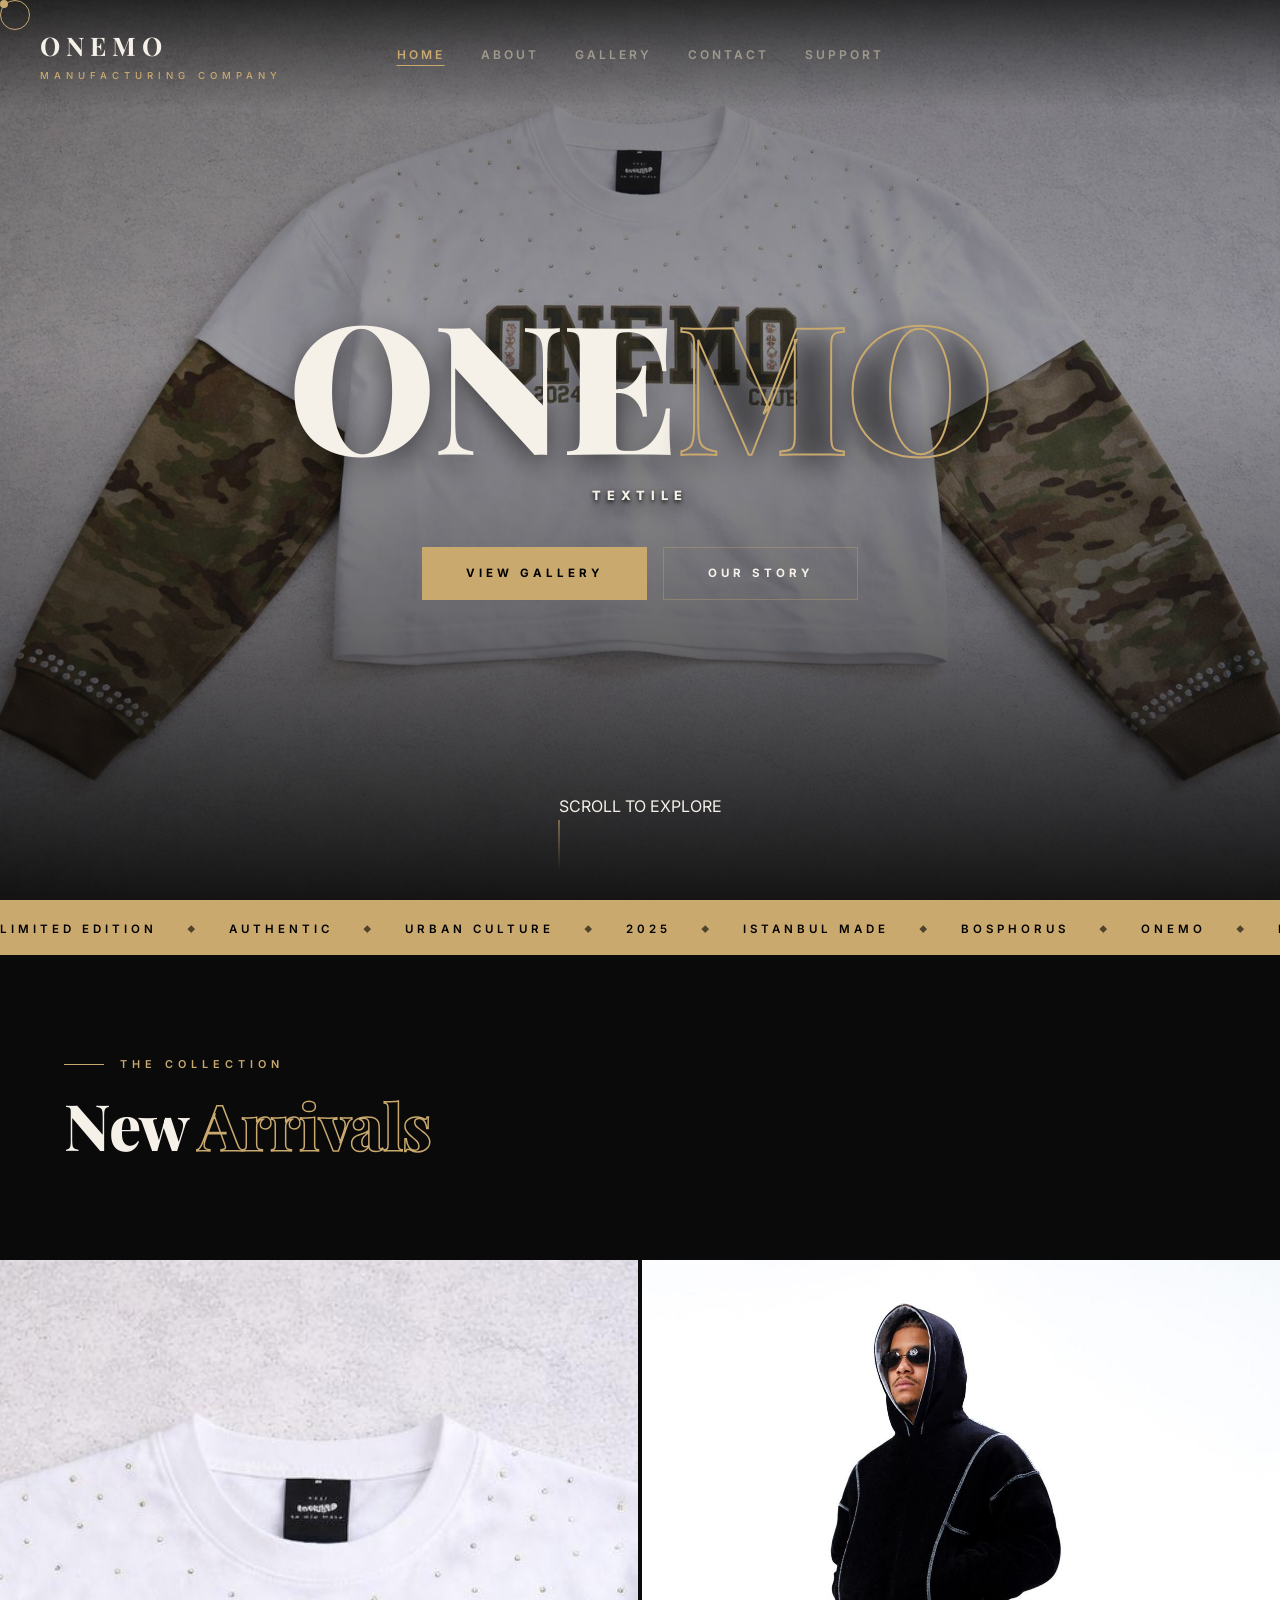
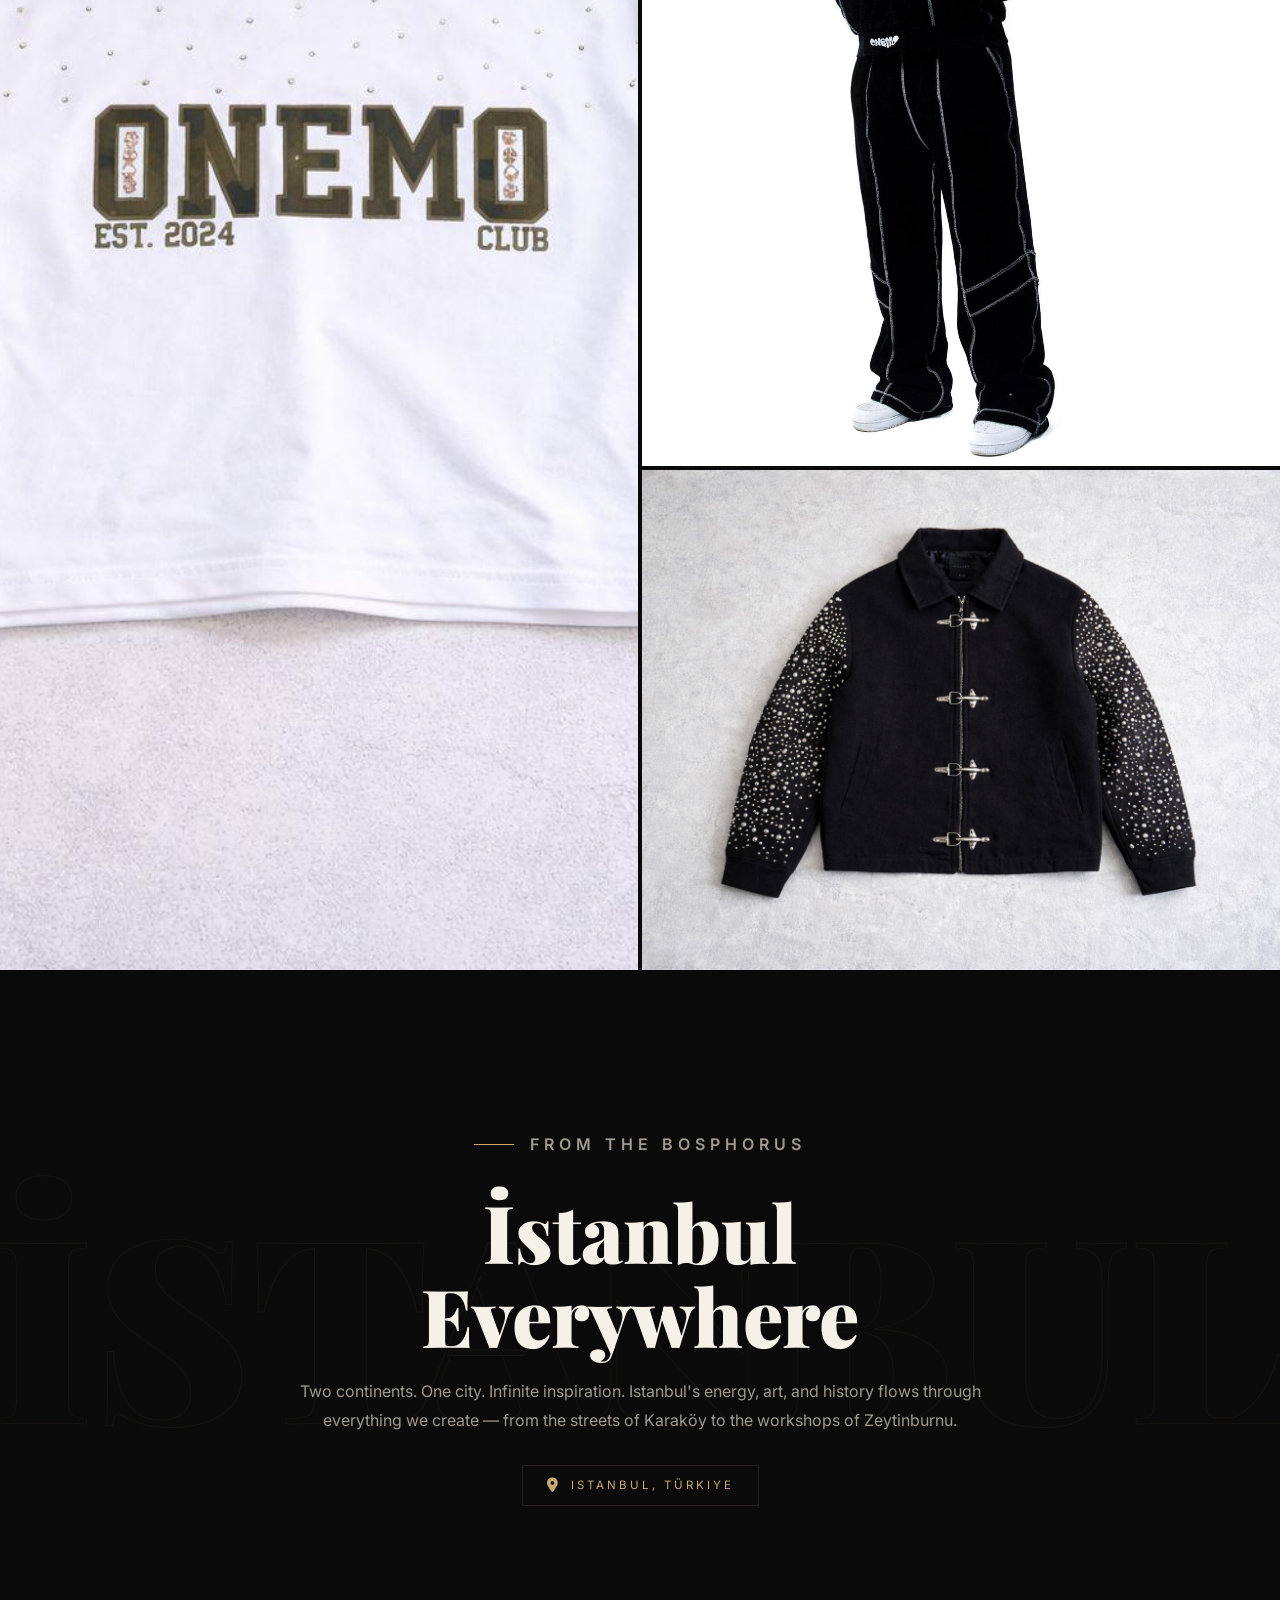
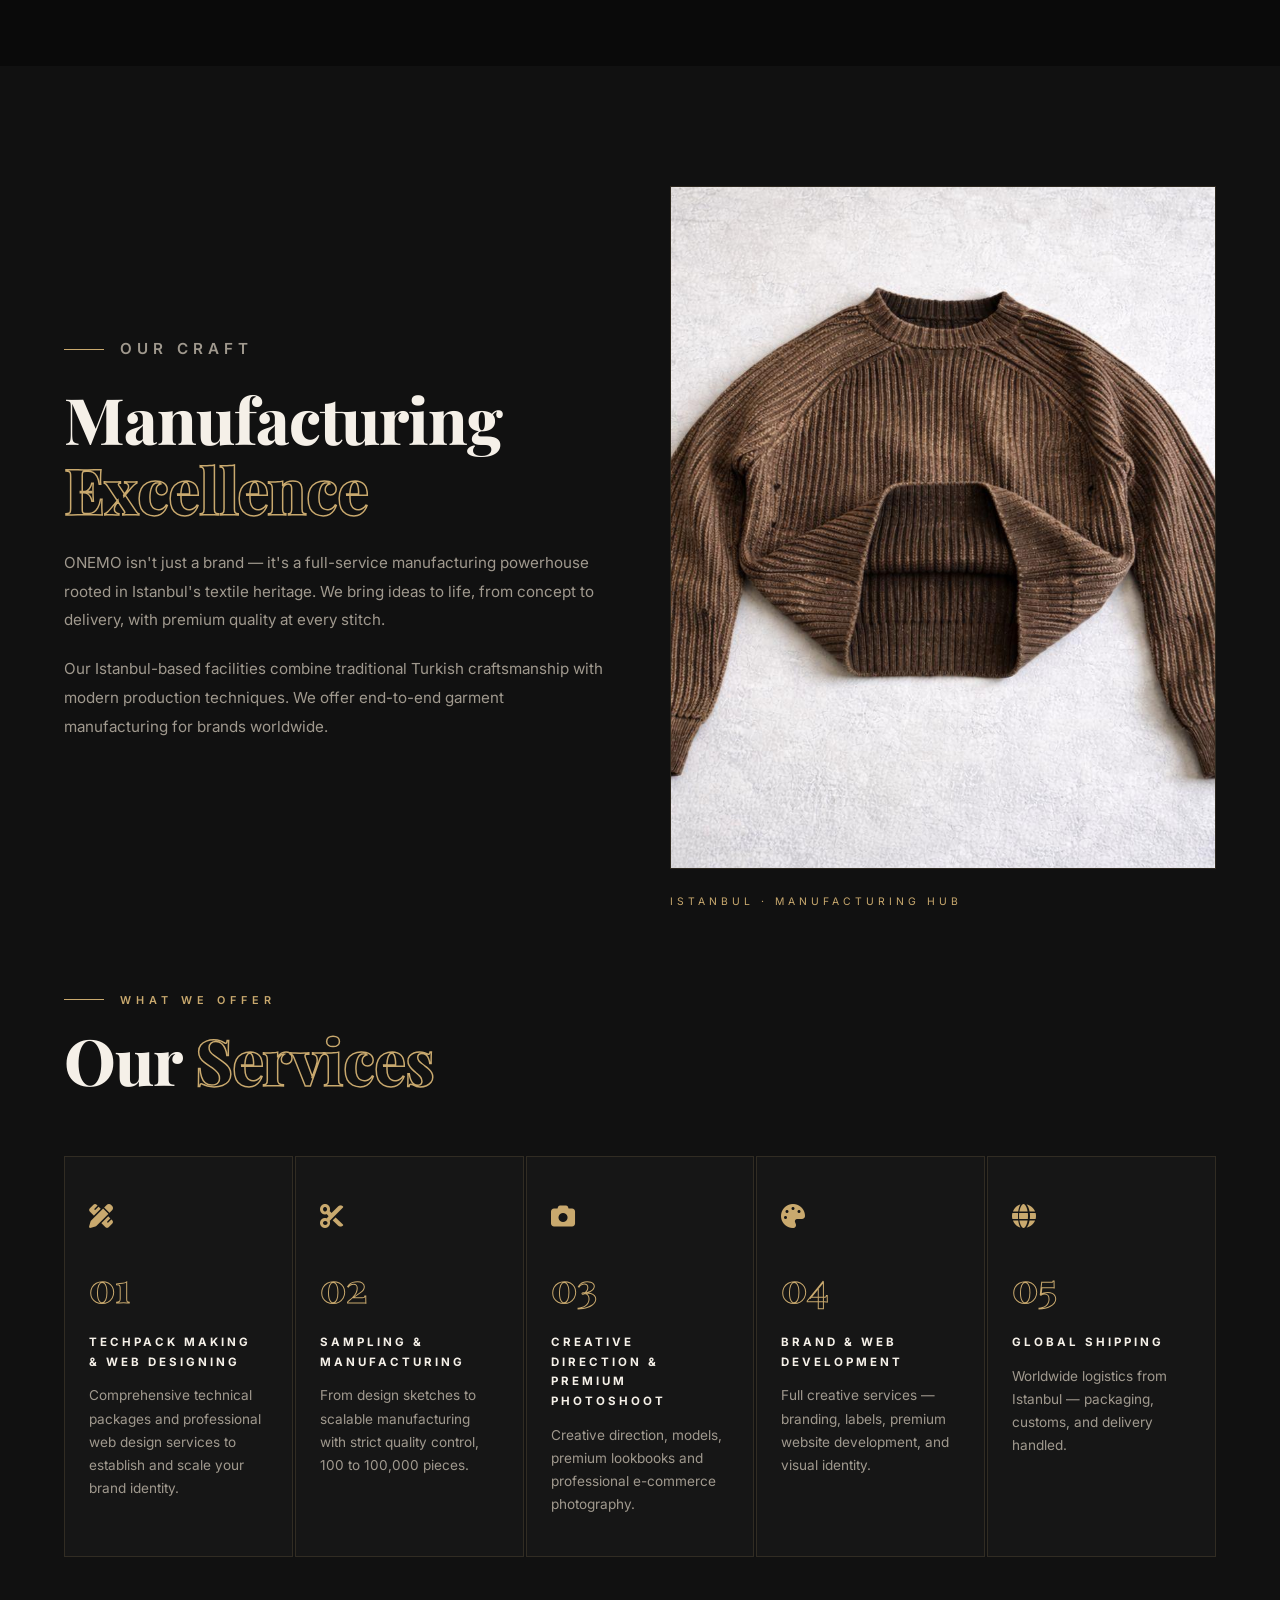
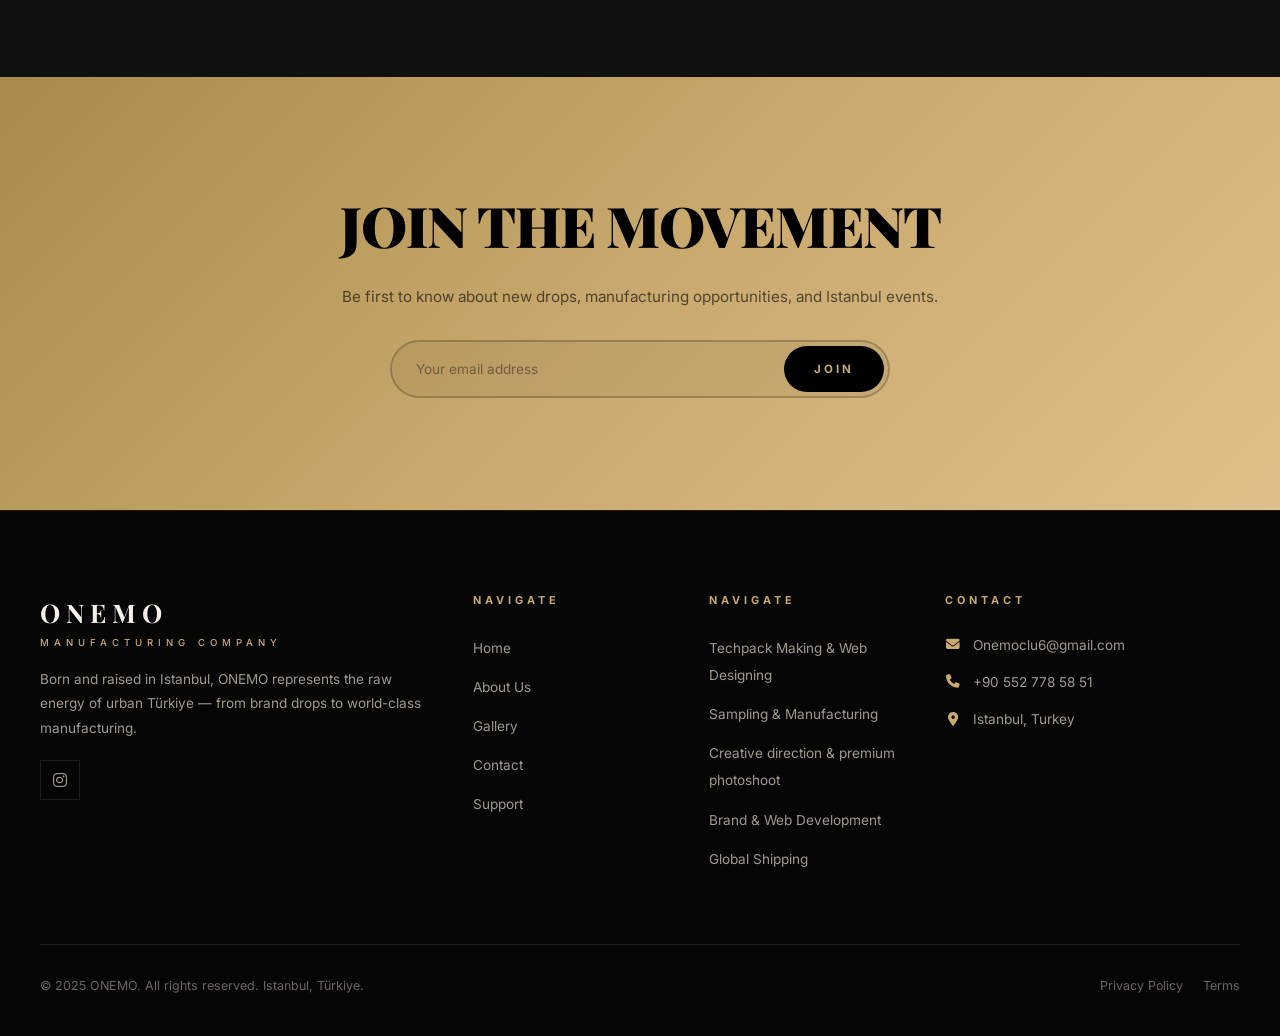
<file: index.html>
﻿<!DOCTYPE html>
<html lang="en">

<head>
    <meta charset="UTF-8">
    <meta name="viewport" content="width=device-width, initial-scale=1.0">
    <title>ONEMO | Manufacturing Company & Manufacturing</title>
    <meta name="description"
        content="ONEMO — Born in Istanbul. Premium brand brand and manufacturing from the heart of Türkiye. Bosphorus-inspired drops, limited editions, and full-service garment production.">
    <link rel="stylesheet" href="css/style.css">
    <link rel="stylesheet" href="https://cdnjs.cloudflare.com/ajax/libs/font-awesome/6.5.0/css/all.min.css">
    <link
        href="https://fonts.googleapis.com/css2?family=Playfair+Display:wght@400;700;800;900&family=Inter:wght@300;400;500;600;700&display=swap"
        rel="stylesheet">
    <link rel="icon"
        href="data:image/svg+xml,<svg xmlns='http://www.w3.org/2000/svg' viewBox='0 0 100 100'><text y='.9em' font-size='90'>📦</text></svg>">
</head>

<body>

    <!-- Custom Cursor -->
    <div class="cursor"></div>
    <div class="cursor-follower"></div>

    <!-- Navigation -->
    <nav class="navbar">
        <div class="nav-container">
            <a href="/" class="nav-logo">
                <span class="logo-main">ONEMO</span>
                <span class="logo-sub">Manufacturing Company</span>
            </a>
            <ul class="nav-links">
                <li><a href="/" class="active">Home</a></li>
                <li><a href="about">About</a></li>
                <li><a href="gallery">Gallery</a></li>
                <li><a href="contact">Contact</a></li>
                <li><a href="support">Support</a></li>
            </ul>
            <button class="hamburger" id="hamburger" aria-label="Menu">
                <span></span><span></span><span></span>
            </button>
        </div>
    </nav>

    <!-- Mobile Menu -->
    <div class="mobile-menu" id="mobileMenu">
        <a href="/">Home</a>
        <a href="about">About</a>
        <a href="gallery">Gallery</a>
        <a href="contact">Contact</a>
        <a href="support">Support</a>
    </div>

    <!-- ════════════════════════════════════════════
         HERO — Full-Bleed brand
         ════════════════════════════════════════════ -->
    <section class="hero">
        <div class="hero-bg">
            <img src="GALLERY/PIC1.jpeg" alt="ONEMO Manufacturing Company">
        </div>
        <div class="hero-overlay"></div>
        <div class="hero-content">
            <h1 class="hero-title">
                <span class="hero-title-white">ONE</span><span class="hero-title-gold">MO</span>
            </h1>
            <p class="hero-sub">TEXTILE</p>
            <div class="hero-buttons">
                <a href="gallery" class="btn-primary"><span>VIEW GALLERY</span></a>
                <a href="about" class="btn-secondary"><span>OUR STORY</span></a>
            </div>
        </div>
        <div class="hero-scroll-indicator">
            <span class="scroll-text">SCROLL TO EXPLORE</span>
            <div class="scroll-line"></div>
        </div>
    </section>

    <!-- ════════════════════════════════════════════
         MARQUEE TICKER
         ════════════════════════════════════════════ -->
    <div class="marquee-ticker">
        <div class="marquee-track">
            <span>LIMITED EDITION</span><span class="dot">◆</span>
            <span>AUTHENTIC</span><span class="dot">◆</span>
            <span>URBAN CULTURE</span><span class="dot">◆</span>
            <span>2025</span><span class="dot">◆</span>
            <span>ISTANBUL MADE</span><span class="dot">◆</span>
            <span>BOSPHORUS</span><span class="dot">◆</span>
            <span>ONEMO</span><span class="dot">◆</span>
            <span>brand</span><span class="dot">◆</span>
            <span>LIMITED EDITION</span><span class="dot">◆</span>
            <span>AUTHENTIC</span><span class="dot">◆</span>
            <span>URBAN CULTURE</span><span class="dot">◆</span>
            <span>2025</span><span class="dot">◆</span>
        </div>
    </div>

    <!-- ════════════════════════════════════════════
         LOOKBOOK — 4 unique images, no duplicates
         ════════════════════════════════════════════ -->
    <section class="lookbook-section">
        <div class="section-container">
            <div class="section-header reveal">
                <p class="section-eyebrow">The Collection</p>
                <h2 class="section-title">New <span class="outline-text">Arrivals</span></h2>
            </div>
        </div>
        <div class="lookbook-grid">
            <div class="lookbook-item lookbook-tall reveal">
                <img src="GALLERY/PIC1.jpeg" alt="ONEMO Signature Piece">
            </div>
            <div class="lookbook-item reveal">
                <img src="GALLERY/PIC2.jpeg" alt="ONEMO Street Style">
            </div>
            <div class="lookbook-item reveal">
                <img src="GALLERY/PIC 3.jpeg" alt="ONEMO Outerwear">
            </div>
        </div>
    </section>

    <!-- ════════════════════════════════════════════
         ISTANBUL / BOSPHORUS SECTION
         ════════════════════════════════════════════ -->
    <section class="istanbul-section">
        <div class="istanbul-content reveal">
            <p class="section-eyebrow" style="justify-content:center;">From The Bosphorus</p>
            <h2>İstanbul<br>Everywhere</h2>
            <p>Two continents. One city. Infinite inspiration. Istanbul's energy, art, and history flows through
                everything we create — from the streets of Karaköy to the workshops of Zeytinburnu.</p>
            <div class="location-badge">
                <i class="fas fa-map-marker-alt"></i>
                Istanbul, Türkiye
            </div>
        </div>
    </section>

    <!-- ════════════════════════════════════════════
         MANUFACTURING
         ════════════════════════════════════════════ -->
    <section class="manufacturing-section">
        <div class="section-container">
            <div class="about-story-grid">
                <div class="about-story-text">
                    <p class="section-eyebrow">Our Craft</p>
                    <h2 class="section-title reveal">Manufacturing <span class="outline-text">Excellence</span></h2>
                    <div class="reveal">
                        <p>ONEMO isn't just a brand — it's a full-service manufacturing powerhouse rooted in Istanbul's
                            textile heritage. We bring ideas to life, from concept to delivery, with premium quality at
                            every stitch.</p>
                        <p>Our Istanbul-based facilities combine traditional Turkish craftsmanship with modern
                            production
                            techniques. We offer end-to-end garment manufacturing for brands worldwide.</p>
                    </div>
                </div>
                <div class="about-story-img reveal-right">
                    <img src="GALLERY/PIC 4.jpeg" alt="ONEMO Manufacturing">
                    <div class="about-story-img-caption">Istanbul · Manufacturing Hub</div>
                </div>
            </div>

            <div class="section-header reveal" style="margin-top: 80px;">
                <p class="section-eyebrow">What We Offer</p>
                <h2 class="section-title">Our <span class="outline-text">Services</span></h2>
            </div>
            <div class="values-grid">
                <div class="value-card reveal">
                    <div class="value-icon"><i class="fas fa-pencil-ruler"></i></div>
                    <div class="value-number">01</div>
                    <div class="value-title">TECHPACK MAKING &amp; WEB DESIGNING</div>
                    <p class="value-text">Comprehensive technical packages and professional web design services to
                        establish and scale your brand identity.</p>
                </div>
                <div class="value-card reveal">
                    <div class="value-icon"><i class="fas fa-cut"></i></div>
                    <div class="value-number">02</div>
                    <div class="value-title">SAMPLING &amp; MANUFACTURING</div>
                    <p class="value-text">From design sketches to scalable manufacturing with strict quality control,
                        100 to 100,000 pieces.</p>
                </div>
                <div class="value-card reveal">
                    <div class="value-icon"><i class="fas fa-camera"></i></div>
                    <div class="value-number">03</div>
                    <div class="value-title">CREATIVE DIRECTION &amp; PREMIUM PHOTOSHOOT</div>
                    <p class="value-text">Creative direction, models, premium lookbooks and professional e-commerce
                        photography.</p>
                </div>
                <div class="value-card reveal">
                    <div class="value-icon"><i class="fas fa-palette"></i></div>
                    <div class="value-number">04</div>
                    <div class="value-title">BRAND &amp; WEB DEVELOPMENT</div>
                    <p class="value-text">Full creative services — branding, labels, premium website development, and
                        visual identity.</p>
                </div>
                <div class="value-card reveal">
                    <div class="value-icon"><i class="fas fa-globe"></i></div>
                    <div class="value-number">05</div>
                    <div class="value-title">GLOBAL SHIPPING</div>
                    <p class="value-text">Worldwide logistics from Istanbul — packaging, customs, and delivery handled.
                    </p>
                </div>
            </div>
        </div>
    </section>



    <!-- ════════════════════════════════════════════
         NEWSLETTER
         ════════════════════════════════════════════ -->
    <div class="newsletter-section">
        <div class="section-container">
            <h2>JOIN THE MOVEMENT</h2>
            <p>Be first to know about new drops, manufacturing opportunities, and Istanbul events.</p>
            <form class="newsletter-form" id="newsletterForm" novalidate>
                <input type="email" id="newsletterEmail" placeholder="Your email address">
                <button type="submit">JOIN</button>
            </form>
            <div id="newsletterAlert" class="form-alert"></div>
        </div>
    </div>

    <!-- ════════════════════════════════════════════
         FOOTER
         ════════════════════════════════════════════ -->
    <footer>
        <div class="footer-container">
            <div class="footer-top">
                <div class="footer-brand">
                    <div class="logo-main">ONEMO</div>
                    <div class="logo-sub">Manufacturing Company</div>
                    <p>Born and raised in Istanbul, ONEMO represents the raw energy of urban Türkiye — from brand
                        drops to world-class manufacturing.</p>
                    <div class="footer-socials">
                        <a href="https://www.instagram.com/onemotextile?igsh=MW5yazVsczliZG1wcQ%3D%3D&utm_source=qr"
                            class="social-link" target="_blank"><i class="fab fa-instagram"></i></a>
                    </div>
                </div>
                <div class="footer-col">
                    <h4>Navigate</h4>
                    <ul>
                        <li><a href="/">Home</a></li>
                        <li><a href="about">About Us</a></li>
                        <li><a href="gallery">Gallery</a></li>
                        <li><a href="contact">Contact</a></li>
                        <li><a href="support">Support</a></li>
                    </ul>
                </div>
                <div class="footer-col">
                    <h4>Navigate</h4>
                    <ul>
                        <li><a href="contact">Techpack Making &amp; Web Designing</a></li>
                        <li><a href="contact">Sampling &amp; Manufacturing</a></li>
                        <li><a href="contact">Creative direction &amp; premium photoshoot</a></li>
                        <li><a href="contact">Brand &amp; Web Development</a></li>
                        <li><a href="contact">Global Shipping</a></li>
                    </ul>
                </div>
                <div class="footer-col">
                    <h4>Contact</h4>
                    <div class="footer-contact-item">
                        <i class="fas fa-envelope"></i>
                        <span>Onemoclu6@gmail.com</span>
                    </div>
                    <div class="footer-contact-item">
                        <i class="fas fa-phone"></i>
                        <span>+90 552 778 58 51</span>
                    </div>
                    <div class="footer-contact-item">
                        <i class="fas fa-map-marker-alt"></i>
                        <span>Istanbul, Turkey</span>
                    </div>
                </div>
            </div>
            <div class="footer-bottom">
                <p>© 2025 ONEMO. All rights reserved. Istanbul, Türkiye.</p>
                <div class="footer-bottom-links">
                    <a href="#">Privacy Policy</a>
                    <a href="#">Terms</a>
                </div>
            </div>
        </div>
    </footer>

    <script src="js/main.js"></script>
</body>

</html>
</file>
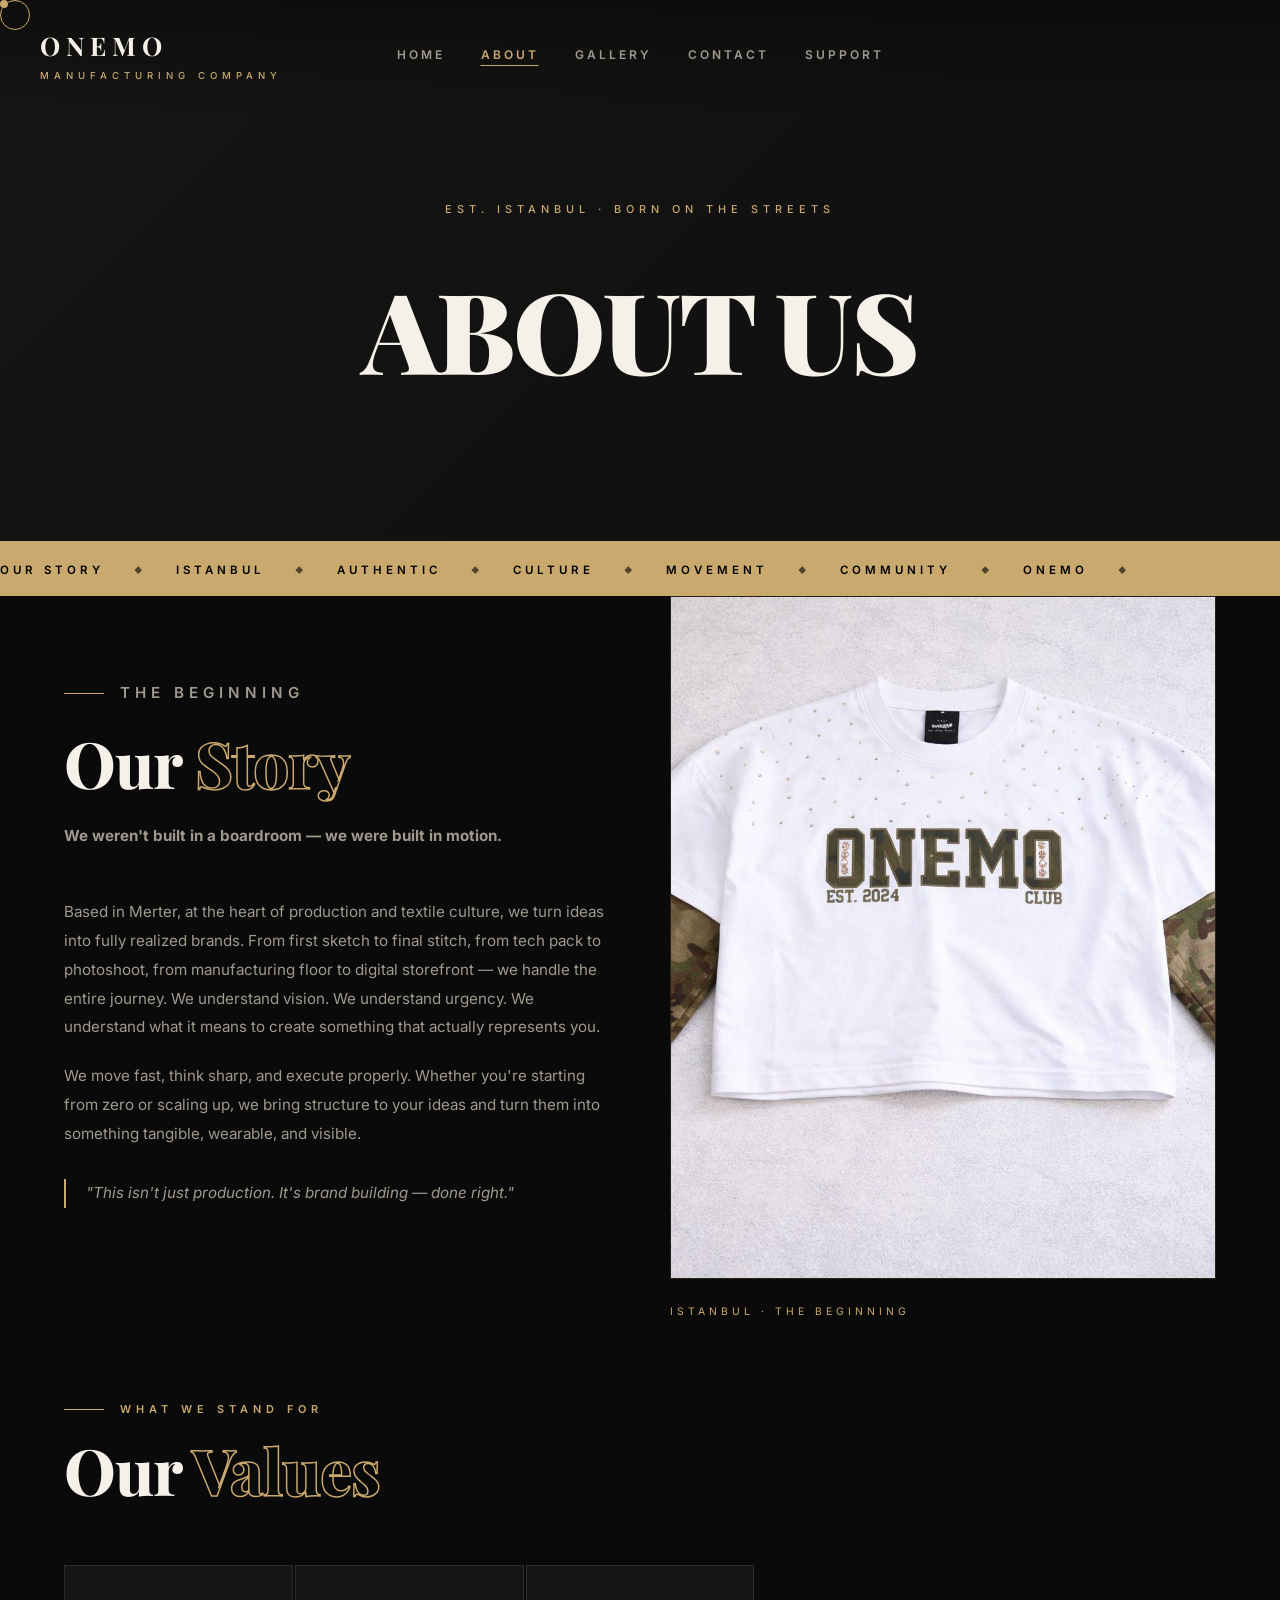
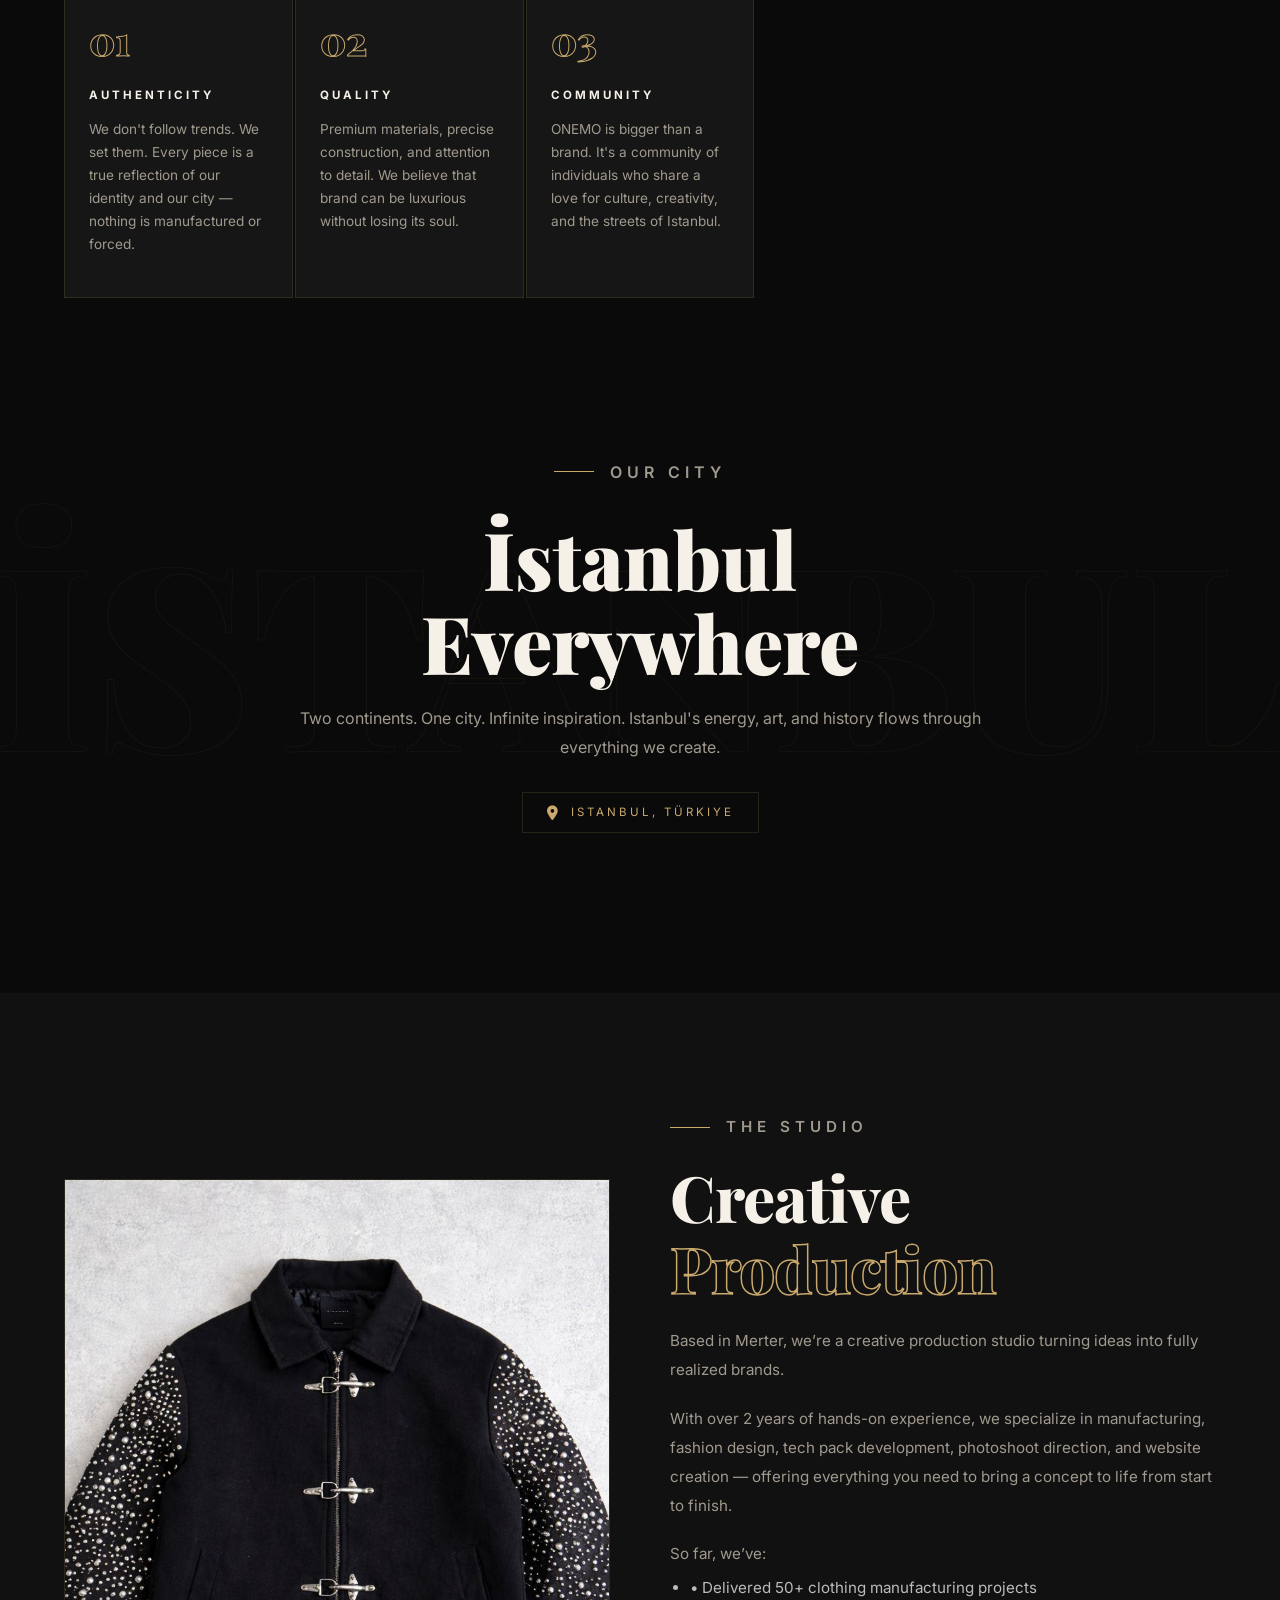
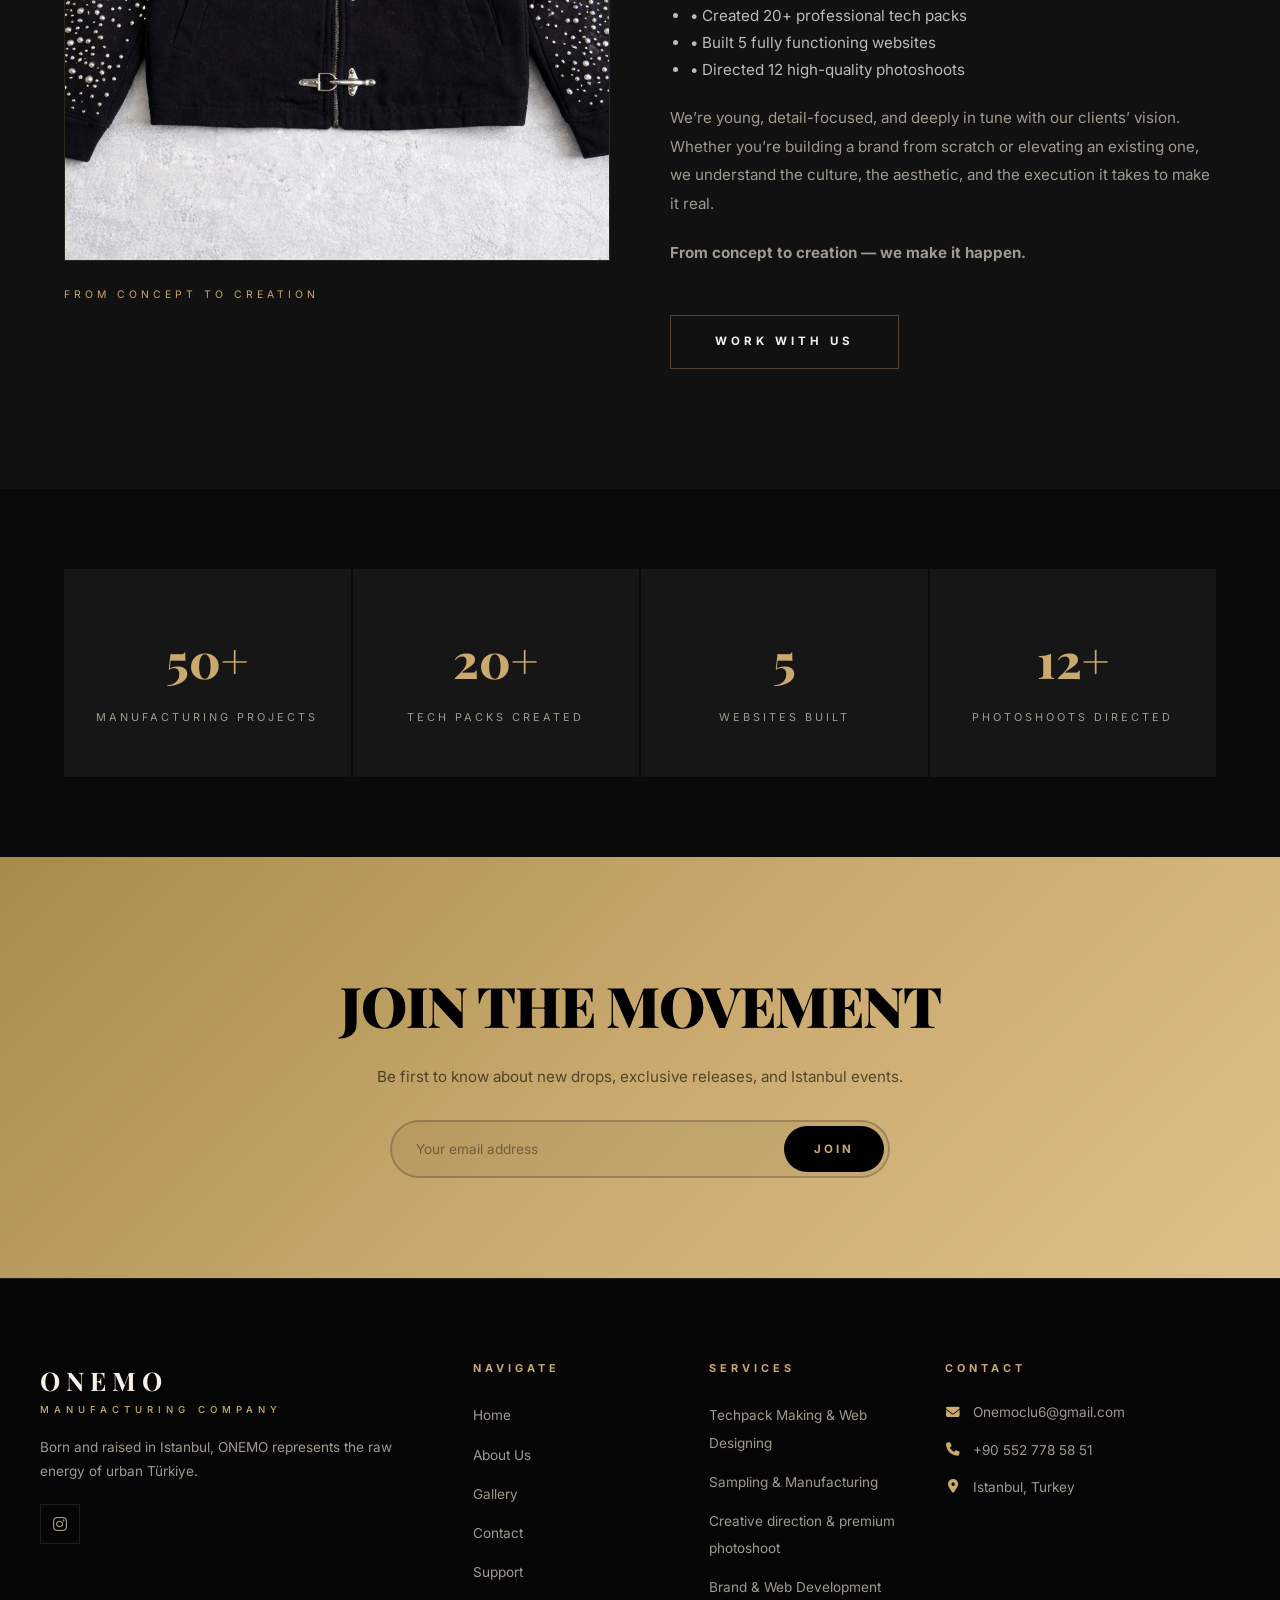
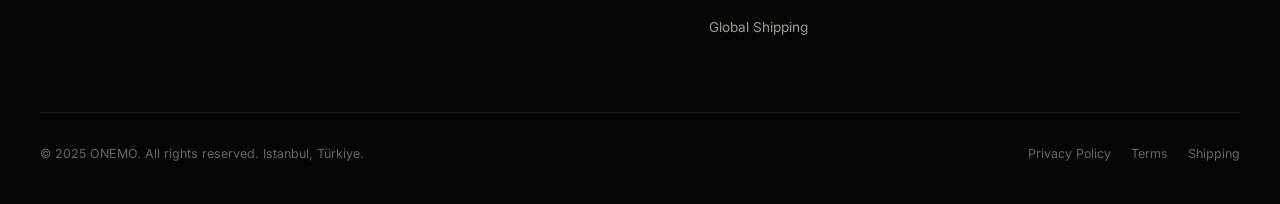
<file: about.html>
﻿<!DOCTYPE html>
<html lang="en">

<head>
    <meta charset="UTF-8">
    <meta name="viewport" content="width=device-width, initial-scale=1.0">
    <title>About Us | ONEMO Manufacturing Company</title>
    <meta name="description"
        content="The story of ONEMO – a brand brand born in Istanbul. Learn about our roots, values, and the team behind the movement.">
    <link rel="stylesheet" href="css/style.css">
    <link rel="stylesheet" href="https://cdnjs.cloudflare.com/ajax/libs/font-awesome/6.5.0/css/all.min.css">
    <link
        href="https://fonts.googleapis.com/css2?family=Playfair+Display:wght@400;700;800;900&family=Inter:wght@300;400;500;600;700&display=swap"
        rel="stylesheet">
    <link rel="icon"
        href="data:image/svg+xml,<svg xmlns='http://www.w3.org/2000/svg' viewBox='0 0 100 100'><text y='.9em' font-size='90'>📦</text></svg>">
</head>

<body>

    <!-- Custom Cursor -->
    <div class="cursor"></div>
    <div class="cursor-follower"></div>

    <!-- Navigation -->
    <nav class="navbar">
        <div class="nav-container">
            <a href="/" class="nav-logo">
                <span class="logo-main">ONEMO</span>
                <span class="logo-sub">Manufacturing Company</span>
            </a>
            <ul class="nav-links">
                <li><a href="/">Home</a></li>
                <li><a href="about" class="active">About</a></li>
                <li><a href="gallery">Gallery</a></li>
                <li><a href="contact">Contact</a></li>
                <li><a href="support">Support</a></li>
            </ul>
            <button class="hamburger" id="hamburger" aria-label="Menu">
                <span></span><span></span><span></span>
            </button>
        </div>
    </nav>

    <!-- Mobile Menu -->
    <div class="mobile-menu" id="mobileMenu">
        <a href="/">Home</a>
        <a href="about">About</a>
        <a href="gallery">Gallery</a>
        <a href="contact">Contact</a>
        <a href="support">Support</a>
    </div>

    <!-- PAGE HERO -->
    <section class="page-hero">
        <div class="page-hero-bg"></div>
        <div class="page-hero-content">
            <p class="page-hero-eyebrow">Est. Istanbul · Born on the Streets</p>
            <h1 class="page-hero-title">ABOUT US</h1>
        </div>
    </section>

    <!-- MARQUEE -->
    <div class="marquee-ticker">
        <div class="marquee-track">
            <span>OUR STORY</span><span class="dot">◆</span>
            <span>ISTANBUL</span><span class="dot">◆</span>
            <span>AUTHENTIC</span><span class="dot">◆</span>
            <span>CULTURE</span><span class="dot">◆</span>
            <span>MOVEMENT</span><span class="dot">◆</span>
            <span>COMMUNITY</span><span class="dot">◆</span>
            <span>ONEMO</span><span class="dot">◆</span>
        </div>
    </div>

    <!-- STORY SECTION -->
    <section class="about-story">
        <div class="section-container">
            <div class="about-story-grid">
                <div class="about-story-text">
                    <p class="section-eyebrow">The Beginning</p>
                    <h2 class="section-title reveal">Our <span class="outline-text">Story</span></h2>
                    <div class="reveal">
                        <p><strong>We weren't built in a boardroom — we were built in motion.</strong></p>
                        <br>
                        <p>Based in Merter, at the heart of production and textile culture, we turn ideas into fully
                            realized brands. From first sketch to final stitch, from tech pack to photoshoot, from
                            manufacturing floor to digital storefront — we handle the entire journey. We understand
                            vision. We understand urgency. We understand what it means to create something that actually
                            represents you.</p>
                        <p>We move fast, think sharp, and execute properly. Whether you're starting from zero or scaling
                            up, we bring structure to your ideas and turn them into something tangible, wearable, and
                            visible.</p>
                        <blockquote>
                            <p>"This isn't just production. It's brand building — done right."</p>
                        </blockquote>
                    </div>
                </div>
                <div class="about-story-img reveal-right">
                    <img src="GALLERY/PIC1.jpeg" alt="ONEMO Story">
                    <div class="about-story-img-caption">Istanbul · The Beginning</div>
                </div>
            </div>

            <!-- VALUES -->
            <div class="section-header reveal" style="margin-top: 80px;">
                <p class="section-eyebrow">What We Stand For</p>
                <h2 class="section-title">Our <span class="outline-text">Values</span></h2>
            </div>
            <div class="values-grid">
                <div class="value-card reveal">
                    <div class="value-number">01</div>
                    <div class="value-title">AUTHENTICITY</div>
                    <p class="value-text">We don't follow trends. We set them. Every piece is a true reflection of our
                        identity and our city — nothing is manufactured or forced.</p>
                </div>
                <div class="value-card reveal">
                    <div class="value-number">02</div>
                    <div class="value-title">QUALITY</div>
                    <p class="value-text">Premium materials, precise construction, and attention to detail. We believe
                        that brand can be luxurious without losing its soul.</p>
                </div>
                <div class="value-card reveal">
                    <div class="value-number">03</div>
                    <div class="value-title">COMMUNITY</div>
                    <p class="value-text">ONEMO is bigger than a brand. It's a community of individuals who share a
                        love for culture, creativity, and the streets of Istanbul.</p>
                </div>
            </div>
        </div>
    </section>

    <!-- ISTANBUL SECTION -->
    <section class="istanbul-section">
        <div class="istanbul-content reveal">
            <p class="section-eyebrow" style="justify-content:center;">Our City</p>
            <h2>İstanbul <br>Everywhere</h2>
            <p>Two continents. One city. Infinite inspiration. Istanbul's energy, art, and history flows through
                everything we create.</p>
            <div class="location-badge">
                <i class="fas fa-map-marker-alt"></i>
                Istanbul, Türkiye
            </div>
        </div>
    </section>

    <!-- SECOND STORY SECTION -->
    <section style="background: var(--dark); padding: 120px 40px;">
        <div class="section-container">
            <div class="about-story-grid">
                <div class="about-story-img reveal-left">
                    <img src="GALLERY/PIC 3.jpeg" alt="ONEMO Istanbul Culture">
                    <div class="about-story-img-caption">From Concept to Creation</div>
                </div>
                <div class="about-story-text">
                    <p class="section-eyebrow">The Studio</p>
                    <h2 class="section-title reveal">Creative<br><span class="outline-text">Production</span></h2>
                    <div class="reveal">
                        <p>Based in Merter, we’re a creative production studio turning ideas into fully realized brands.
                        </p>
                        <p>With over 2 years of hands-on experience, we specialize in manufacturing, fashion design,
                            tech pack development, photoshoot direction, and website creation — offering everything you
                            need to bring a concept to life from start to finish.</p>
                        <p style="margin-bottom: 5px;">So far, we’ve:</p>
                        <ul
                            style="margin-left: 20px; margin-bottom: 20px; color: var(--light-gray); font-size: 0.95rem; line-height: 1.8;">
                            <li>• Delivered 50+ clothing manufacturing projects</li>
                            <li>• Created 20+ professional tech packs</li>
                            <li>• Built 5 fully functioning websites</li>
                            <li>• Directed 12 high-quality photoshoots</li>
                        </ul>
                        <p>We’re young, detail-focused, and deeply in tune with our clients’ vision. Whether you’re
                            building a brand from scratch or elevating an existing one, we understand the culture, the
                            aesthetic, and the execution it takes to make it real.</p>
                        <p><strong>From concept to creation — we make it happen.</strong></p>
                        <br>
                        <a href="contact.html" class="btn-secondary" style="display:inline-flex;">Work With Us</a>
                    </div>
                </div>
            </div>
        </div>
    </section>

    <!-- STATS -->
    <section style="background: var(--black); padding: 80px 40px;">
        <div class="section-container">
            <div style="display:grid; grid-template-columns: repeat(4,1fr); gap: 2px; text-align:center;">
                <div style="background: var(--card-bg); padding: 50px 20px;" class="reveal">
                    <div class="stat-num" data-target="50" data-suffix="+">50+</div>
                    <div class="stat-label">Manufacturing Projects</div>
                </div>
                <div style="background: var(--card-bg); padding: 50px 20px;" class="reveal">
                    <div class="stat-num" data-target="20" data-suffix="+">20+</div>
                    <div class="stat-label">Tech Packs Created</div>
                </div>
                <div style="background: var(--card-bg); padding: 50px 20px;" class="reveal">
                    <div class="stat-num" data-target="5" data-suffix="">5</div>
                    <div class="stat-label">Websites Built</div>
                </div>
                <div style="background: var(--card-bg); padding: 50px 20px;" class="reveal">
                    <div class="stat-num" data-target="12" data-suffix="+">12+</div>
                    <div class="stat-label">Photoshoots Directed</div>
                </div>
            </div>
        </div>
    </section>

    <!-- NEWSLETTER -->
    <div class="newsletter-section">
        <div class="section-container">
            <h2>JOIN THE MOVEMENT</h2>
            <p>Be first to know about new drops, exclusive releases, and Istanbul events.</p>
            <form class="newsletter-form">
                <input type="email" placeholder="Your email address" required>
                <button type="submit">JOIN</button>
            </form>
        </div>
    </div>

    <!-- FOOTER -->
    <footer>
        <div class="footer-container">
            <div class="footer-top">
                <div class="footer-brand">
                    <div class="logo-main">ONEMO</div>
                    <div class="logo-sub">Manufacturing Company</div>
                    <p>Born and raised in Istanbul, ONEMO represents the raw energy of urban Türkiye.</p>
                    <div class="footer-socials">
                        <a href="https://www.instagram.com/onemotextile?igsh=MW5yazVsczliZG1wcQ%3D%3D&utm_source=qr"
                            class="social-link" target="_blank"><i class="fab fa-instagram"></i></a>
                    </div>
                </div>
                <div class="footer-col">
                    <h4>Navigate</h4>
                    <ul>
                        <li><a href="/">Home</a></li>
                        <li><a href="about">About Us</a></li>
                        <li><a href="gallery">Gallery</a></li>
                        <li><a href="contact">Contact</a></li>
                        <li><a href="support">Support</a></li>
                    </ul>
                </div>
                <div class="footer-col">
                    <h4>Services</h4>
                    <ul>
                        <li><a href="contact">Techpack Making &amp; Web Designing</a></li>
                        <li><a href="contact">Sampling &amp; Manufacturing</a></li>
                        <li><a href="contact">Creative direction &amp; premium photoshoot</a></li>
                        <li><a href="contact">Brand &amp; Web Development</a></li>
                        <li><a href="contact">Global Shipping</a></li>
                    </ul>
                </div>
                <div class="footer-col">
                    <h4>Contact</h4>
                    <div class="footer-contact-item">
                        <i class="fas fa-envelope"></i>
                        <span>Onemoclu6@gmail.com</span>
                    </div>
                    <div class="footer-contact-item">
                        <i class="fas fa-phone"></i>
                        <span>+90 552 778 58 51</span>
                    </div>
                    <div class="footer-contact-item">
                        <i class="fas fa-map-marker-alt"></i>
                        <span>Istanbul, Turkey</span>
                    </div>
                </div>
            </div>
            <div class="footer-bottom">
                <p>© 2025 ONEMO. All rights reserved. Istanbul, Türkiye.</p>
                <div class="footer-bottom-links">
                    <a href="#">Privacy Policy</a>
                    <a href="#">Terms</a>
                    <a href="#">Shipping</a>
                </div>
            </div>
        </div>
    </footer>

    <script src="js/main.js"></script>
</body>

</html>
</file>
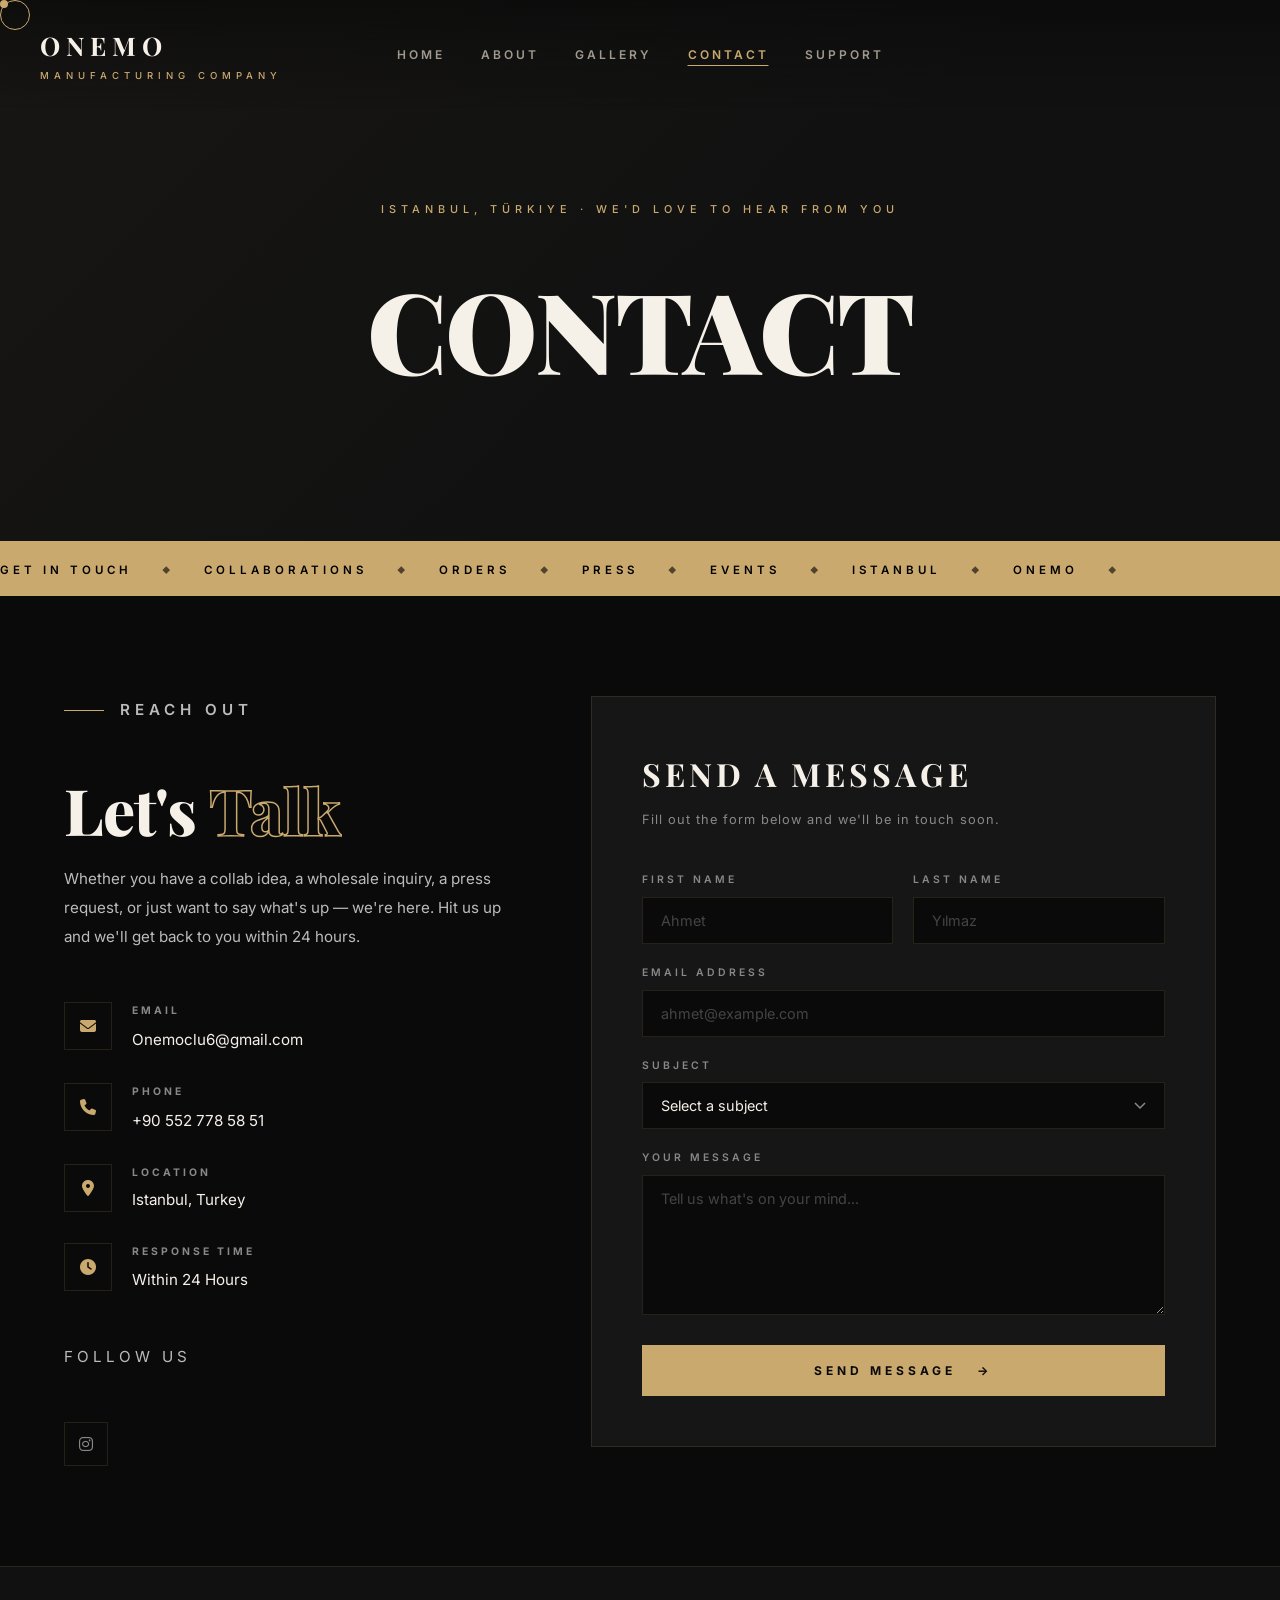
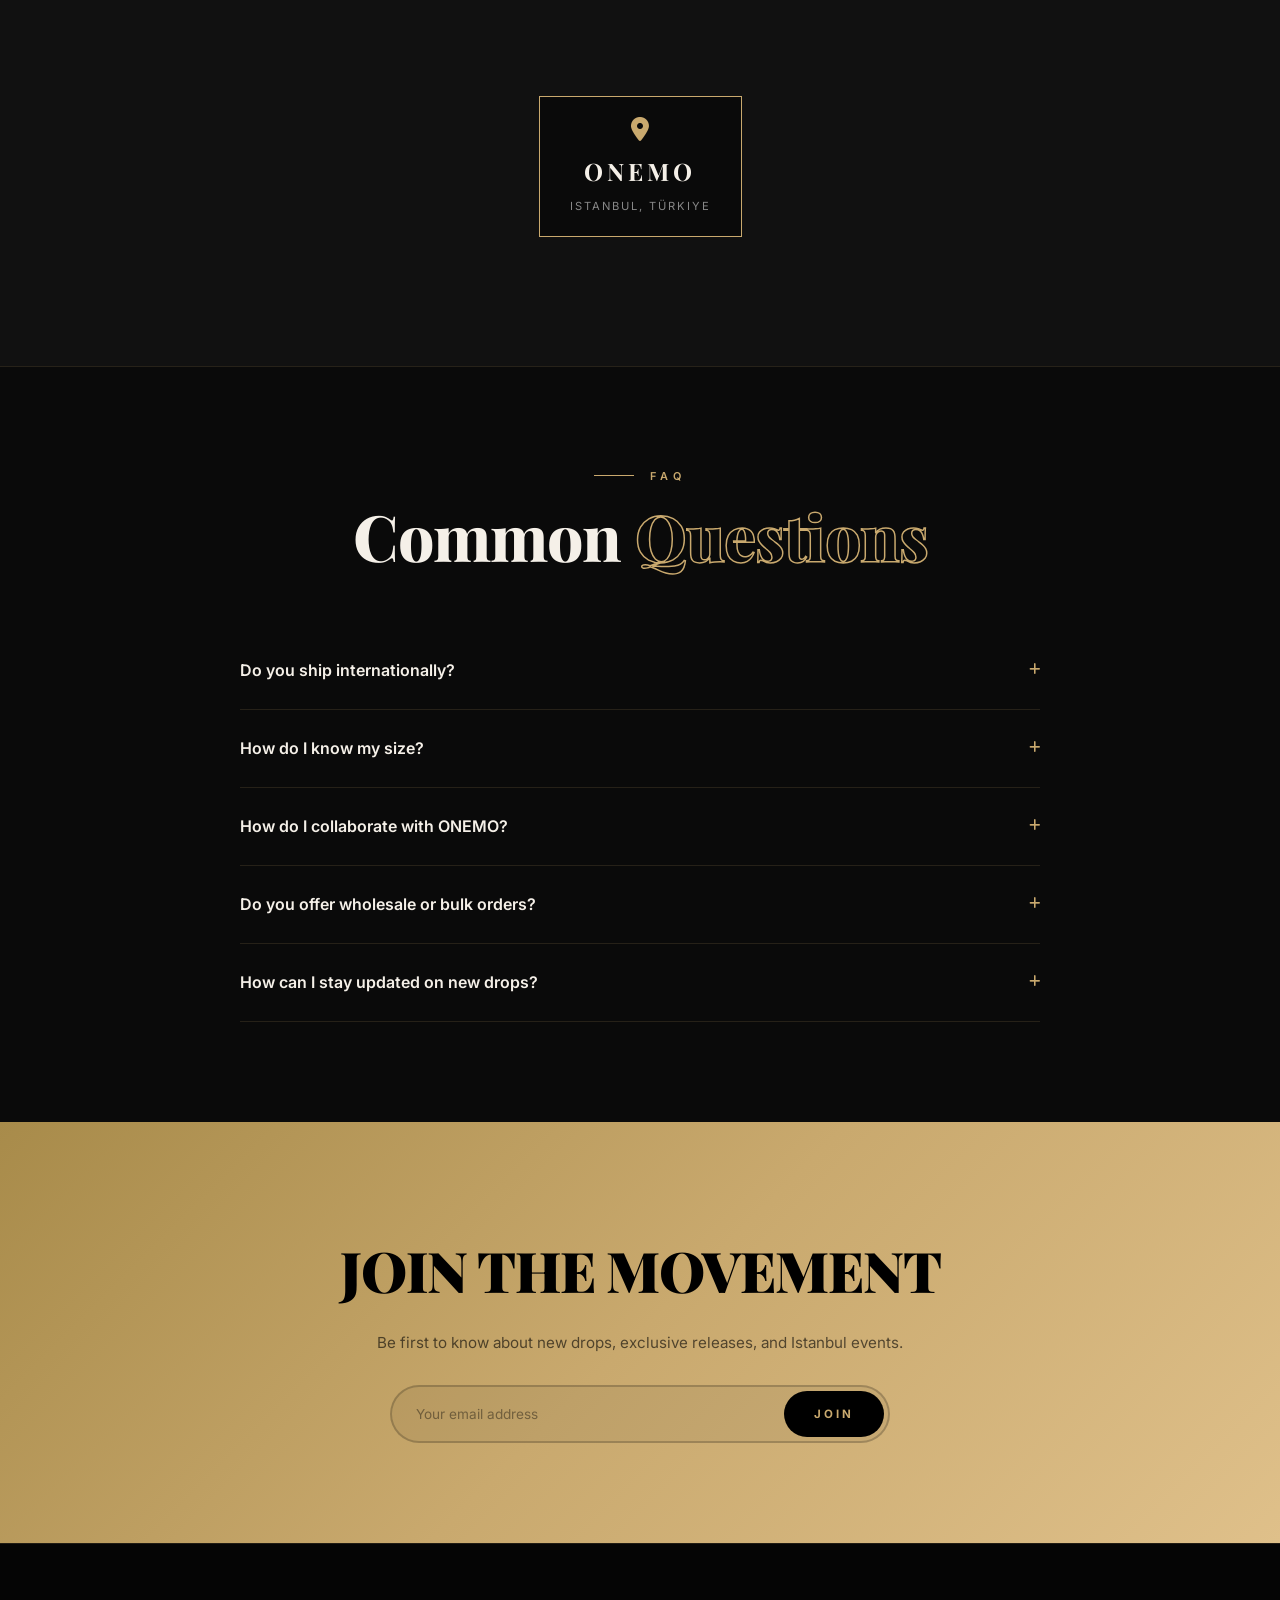
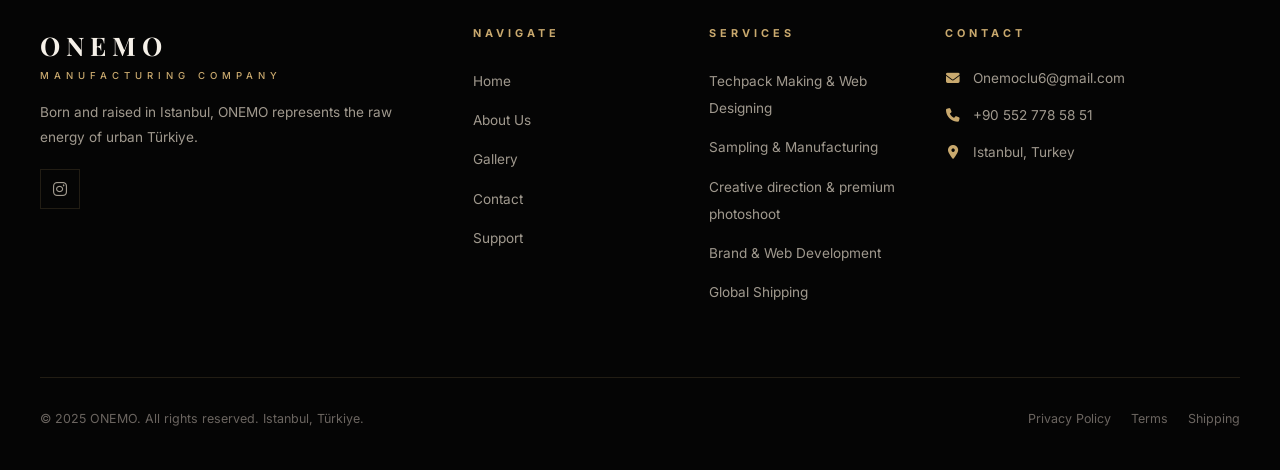
<file: contact.html>
﻿<!DOCTYPE html>
<html lang="en">

<head>
    <meta charset="UTF-8">
    <meta name="viewport" content="width=device-width, initial-scale=1.0">
    <title>Contact Us | ONEMO Manufacturing Company</title>
    <meta name="description"
        content="Get in touch with ONEMO – Istanbul's premier brand brand. Reach out for collab requests, orders, and general inquiries.">
    <link rel="stylesheet" href="css/style.css">
    <link rel="stylesheet" href="https://cdnjs.cloudflare.com/ajax/libs/font-awesome/6.5.0/css/all.min.css">
    <link
        href="https://fonts.googleapis.com/css2?family=Playfair+Display:wght@400;700;800;900&family=Inter:wght@300;400;500;600;700&display=swap"
        rel="stylesheet">
    <link rel="icon"
        href="data:image/svg+xml,<svg xmlns='http://www.w3.org/2000/svg' viewBox='0 0 100 100'><text y='.9em' font-size='90'>📦</text></svg>">
    
</head>

<body>

    <!-- Custom Cursor -->
    <div class="cursor"></div>
    <div class="cursor-follower"></div>

    <!-- Navigation -->
    <nav class="navbar">
        <div class="nav-container">
            <a href="/" class="nav-logo">
                <span class="logo-main">ONEMO</span>
                <span class="logo-sub">Manufacturing Company</span>
            </a>
            <ul class="nav-links">
                <li><a href="/">Home</a></li>
                <li><a href="about">About</a></li>
                <li><a href="gallery">Gallery</a></li>
                <li><a href="contact" class="active">Contact</a></li>
                <li><a href="support">Support</a></li>
            </ul>
            <button class="hamburger" id="hamburger" aria-label="Menu">
                <span></span><span></span><span></span>
            </button>
        </div>
    </nav>

    <!-- Mobile Menu -->
    <div class="mobile-menu" id="mobileMenu">
        <a href="/">Home</a>
        <a href="about">About</a>
        <a href="gallery">Gallery</a>
        <a href="contact">Contact</a>
        <a href="support">Support</a>
    </div>

    <!-- PAGE HERO -->
    <section class="page-hero">
        <div class="page-hero-bg"></div>
        <div class="page-hero-content">
            <p class="page-hero-eyebrow">Istanbul, Türkiye · We'd Love To Hear From You</p>
            <h1 class="page-hero-title">CONTACT</h1>
        </div>
    </section>

    <!-- MARQUEE -->
    <div class="marquee-ticker">
        <div class="marquee-track">
            <span>GET IN TOUCH</span><span class="dot">◆</span>
            <span>COLLABORATIONS</span><span class="dot">◆</span>
            <span>ORDERS</span><span class="dot">◆</span>
            <span>PRESS</span><span class="dot">◆</span>
            <span>EVENTS</span><span class="dot">◆</span>
            <span>ISTANBUL</span><span class="dot">◆</span>
            <span>ONEMO</span><span class="dot">◆</span>
        </div>
    </div>

    <!-- CONTACT SECTION -->
    <section class="contact-section">
        <div class="section-container">
            <div class="contact-grid">

                <!-- Left: Info -->
                <div class="contact-info reveal-left">
                    <p class="section-eyebrow">Reach Out</p>
                    <h2 class="section-title">Let's <span class="outline-text">Talk</span></h2>
                    <p>Whether you have a collab idea, a wholesale inquiry, a press request, or just want to say what's
                        up — we're here. Hit us up and we'll get back to you within 24 hours.</p>

                    <div class="contact-detail-list">
                        <div class="contact-detail-item">
                            <div class="contact-detail-icon"><i class="fas fa-envelope"></i></div>
                            <div class="contact-detail-text">
                                <h4>Email</h4>
                                <a href="mailto:Onemoclu6@gmail.com">Onemoclu6@gmail.com</a>
                            </div>
                        </div>
                        <div class="contact-detail-item">
                            <div class="contact-detail-icon"><i class="fas fa-phone"></i></div>
                            <div class="contact-detail-text">
                                <h4>Phone</h4>
                                <a href="tel:+905527785851">+90 552 778 58 51</a>
                            </div>
                        </div>
                        <div class="contact-detail-item">
                            <div class="contact-detail-icon"><i class="fas fa-map-marker-alt"></i></div>
                            <div class="contact-detail-text">
                                <h4>Location</h4>
                                <p>Istanbul, Turkey</p>
                            </div>
                        </div>
                        <div class="contact-detail-item">
                            <div class="contact-detail-icon"><i class="fas fa-clock"></i></div>
                            <div class="contact-detail-text">
                                <h4>Response Time</h4>
                                <p>Within 24 Hours</p>
                            </div>
                        </div>
                    </div>

                    <p class="contact-socials-heading">Follow Us</p>
                    <div class="contact-socials">
                        <a href="https://www.instagram.com/onemotextile?igsh=MW5yazVsczliZG1wcQ%3D%3D&utm_source=qr"
                            target="_blank" class="contact-social-link" title="Instagram"><i
                                class="fab fa-instagram"></i></a>
                    </div>
                </div>

                <!-- Right: Form -->
                <div class="contact-form-wrapper reveal-right">
                    <h3 class="form-title">SEND A MESSAGE</h3>
                    <p class="form-subtitle">Fill out the form below and we'll be in touch soon.</p>

                    <form id="contactForm" action="https://formsubmit.co/Onemoclu6@gmail.com" method="POST">
                        <!-- FormSubmit config -->
                        <input type="hidden" name="_subject" value="New ONEMO Contact Form Message">
                        <input type="hidden" name="_captcha" value="false">
                        <input type="hidden" name="_next" value="https://one-mo.vercel.app/contact">
                        <input type="text" name="_honey" style="display:none">

                        <div class="form-row">
                            <div class="form-group">
                                <label for="firstName">First Name</label>
                                <input type="text" id="firstName" name="first_name" placeholder="Ahmet" required>
                            </div>
                            <div class="form-group">
                                <label for="lastName">Last Name</label>
                                <input type="text" id="lastName" name="last_name" placeholder="Yılmaz" required>
                            </div>
                        </div>

                        <div class="form-group">
                            <label for="email">Email Address</label>
                            <input type="email" id="email" name="email" placeholder="ahmet@example.com" required>
                        </div>

                        <div class="form-group">
                            <label for="subject">Subject</label>
                            <select id="subject" name="subject">
                                <option value="" disabled selected>Select a subject</option>
                                <option value="Techpack">Techpack Making &amp; Web Designing</option>
                                <option value="Manufacturing">Sampling &amp; Manufacturing</option>
                                <option value="Photoshoot">Creative direction &amp; premium photoshoot</option>
                                <option value="Web Development">Brand &amp; Web Development</option>
                                <option value="Shipping">Global Shipping</option>
                                <option value="Collaboration">Collaboration / Collab Request</option>
                                <option value="General Inquiry">General Inquiry</option>
                            </select>
                        </div>

                        <div class="form-group">
                            <label for="message">Your Message</label>
                            <textarea id="message" name="message" placeholder="Tell us what's on your mind..."
                                required></textarea>
                        </div>

                        <button type="submit" class="form-submit-btn"><span>SEND MESSAGE &nbsp; →</span></button>
                    </form>

                    <div class="form-success" id="formSuccess">
                        <i class="fas fa-check-circle"></i>
                        <h3>MESSAGE SENT</h3>
                        <p>We'll get back to you within 24 hours. Stay tuned.</p>
                    </div>
                </div>

            </div>
        </div>
    </section>

    <!-- MAP STRIP -->
    <div class="map-strip">
        <iframe
            src="https://www.google.com/maps/embed?pb=!1m18!1m12!1m3!1d192697.56847157614!2d28.872272!3d41.0053215!2m3!1f0!2f0!3f0!3m2!1i1024!2i768!4f13.1!3m3!1m2!1s0x14caa7040068086b%3A0xe1ccfe98bc01b0d0!2sIstanbul%2C%20T%C3%BCrkiye!5e0!3m2!1sen!2str!4v1700000000000"
            allowfullscreen="" loading="lazy" referrerpolicy="no-referrer-when-downgrade"
            title="ONEMO Istanbul Location">
        </iframe>
        <div class="map-overlay">
            <div class="map-pin-card">
                <i class="fas fa-map-marker-alt"></i>
                <h4>ONEMO</h4>
                <p>Istanbul, Türkiye</p>
            </div>
        </div>
    </div>

    <!-- FAQ -->
    <section class="faq-section">
        <div class="section-container">
            <div style="text-align:center; margin-bottom: 60px;" class="reveal">
                <p class="section-eyebrow" style="justify-content:center;">FAQ</p>
                <h2 class="section-title">Common <span class="outline-text">Questions</span></h2>
            </div>
            <div class="faq-list">

                <div class="faq-item reveal">
                    <div class="faq-question">
                        Do you ship internationally?
                        <i class="fas fa-plus"></i>
                    </div>
                    <div class="faq-answer">
                        <p>Yes! We ship worldwide. Shipping rates and delivery times vary by destination. Orders are
                            dispatched from Istanbul, Türkiye within 2–3 business days.</p>
                    </div>
                </div>

                <div class="faq-item reveal">
                    <div class="faq-question">
                        How do I know my size?
                        <i class="fas fa-plus"></i>
                    </div>
                    <div class="faq-answer">
                        <p>All our products run true to size unless stated otherwise. If you're between sizes, we
                            recommend sizing up for an oversized brand fit. Contact us for sizing advice on
                            specific pieces.</p>
                    </div>
                </div>

                <div class="faq-item reveal">
                    <div class="faq-question">
                        How do I collaborate with ONEMO?
                        <i class="fas fa-plus"></i>
                    </div>
                    <div class="faq-answer">
                        <p>We love collaborating with artists, photographers, musicians, and creatives. Fill out the
                            contact form above and select "Collaboration" as your subject. Tell us about your vision!
                        </p>
                    </div>
                </div>

                <div class="faq-item reveal">
                    <div class="faq-question">
                        Do you offer wholesale or bulk orders?
                        <i class="fas fa-plus"></i>
                    </div>
                    <div class="faq-answer">
                        <p>Yes, we accept wholesale inquiries for select products. Please contact us via the form or
                            email us at Onemoclu6@gmail.com with "Wholesale" in the subject line.</p>
                    </div>
                </div>

                <div class="faq-item reveal">
                    <div class="faq-question">
                        How can I stay updated on new drops?
                        <i class="fas fa-plus"></i>
                    </div>
                    <div class="faq-answer">
                        <p>Follow us on Instagram @onemo and subscribe to our newsletter using the form at the bottom
                            of any page. Subscribers get early access to drops before anyone else.</p>
                    </div>
                </div>

            </div>
        </div>
    </section>

    <!-- NEWSLETTER -->
    <div class="newsletter-section">
        <div class="section-container">
            <h2>JOIN THE MOVEMENT</h2>
            <p>Be first to know about new drops, exclusive releases, and Istanbul events.</p>
            <form class="newsletter-form">
                <input type="email" placeholder="Your email address" required>
                <button type="submit">JOIN</button>
            </form>
        </div>
    </div>

    <!-- FOOTER -->
    <footer>
        <div class="footer-container">
            <div class="footer-top">
                <div class="footer-brand">
                    <div class="logo-main">ONEMO</div>
                    <div class="logo-sub">Manufacturing Company</div>
                    <p>Born and raised in Istanbul, ONEMO represents the raw energy of urban Türkiye.</p>
                    <div class="footer-socials">
                        <a href="https://www.instagram.com/onemotextile?igsh=MW5yazVsczliZG1wcQ%3D%3D&utm_source=qr"
                            class="social-link" target="_blank"><i class="fab fa-instagram"></i></a>
                    </div>
                </div>
                <div class="footer-col">
                    <h4>Navigate</h4>
                    <ul>
                        <li><a href="/">Home</a></li>
                        <li><a href="about">About Us</a></li>
                        <li><a href="gallery">Gallery</a></li>
                        <li><a href="contact">Contact</a></li>
                        <li><a href="support">Support</a></li>
                    </ul>
                </div>
                <div class="footer-col">
                    <h4>Services</h4>
                    <ul>
                        <li><a href="contact">Techpack Making &amp; Web Designing</a></li>
                        <li><a href="contact">Sampling &amp; Manufacturing</a></li>
                        <li><a href="contact">Creative direction &amp; premium photoshoot</a></li>
                        <li><a href="contact">Brand &amp; Web Development</a></li>
                        <li><a href="contact">Global Shipping</a></li>
                    </ul>
                </div>
                <div class="footer-col">
                    <h4>Contact</h4>
                    <div class="footer-contact-item">
                        <i class="fas fa-envelope"></i>
                        <span>Onemoclu6@gmail.com</span>
                    </div>
                    <div class="footer-contact-item">
                        <i class="fas fa-phone"></i>
                        <span>+90 552 778 58 51</span>
                    </div>
                    <div class="footer-contact-item">
                        <i class="fas fa-map-marker-alt"></i>
                        <span>Istanbul, Turkey</span>
                    </div>
                </div>
            </div>
            <div class="footer-bottom">
                <p>© 2025 ONEMO. All rights reserved. Istanbul, Türkiye.</p>
                <div class="footer-bottom-links">
                    <a href="#">Privacy Policy</a>
                    <a href="#">Terms</a>
                    <a href="#">Shipping</a>
                </div>
            </div>
        </div>
    </footer>

    <script src="js/main.js"></script>
    <script>
        // ---- FAQ Accordion ----
        document.querySelectorAll('.faq-question').forEach(question => {
            question.addEventListener('click', () => {
                const item = question.parentElement;
                const isOpen = item.classList.contains('open');
                document.querySelectorAll('.faq-item').forEach(i => i.classList.remove('open'));
                if (!isOpen) item.classList.add('open');
            });
        });

        // ---- AJAX Contact Form Submission ----
        const contactForm = document.getElementById('contactForm');
        const formSuccess = document.getElementById('formSuccess');

        if (contactForm) {
            contactForm.addEventListener('submit', async (e) => {
                e.preventDefault();
                const submitBtn = contactForm.querySelector('.form-submit-btn');
                const originalBtnText = submitBtn.innerHTML;

                // Show loading state
                submitBtn.disabled = true;
                submitBtn.innerHTML = '<span>SENDING...</span>';

                try {
                    const formData = new FormData(contactForm);
                    const response = await fetch(contactForm.action, {
                        method: 'POST',
                        body: formData,
                        headers: {
                            'Accept': 'application/json'
                        }
                    });

                    if (response.ok) {
                        contactForm.style.display = 'none';
                        formSuccess.style.display = 'block';
                        formSuccess.scrollIntoView({ behavior: 'smooth', block: 'center' });
                    } else {
                        throw new Error('Form submission failed');
                    }
                } catch (error) {
                    console.error('Error:', error);
                    alert('Something went wrong. Please try again or email us directly at Onemoclu6@gmail.com');
                    submitBtn.disabled = false;
                    submitBtn.innerHTML = originalBtnText;
                }
            });
        }

        // Show success if redirected back (fallback)
        const params = new URLSearchParams(window.location.search);
        if (params.get('sent') === 'true') {
            if (contactForm) contactForm.style.display = 'none';
            if (formSuccess) formSuccess.style.display = 'block';
        }
    </script>
</body>

</html>
</file>
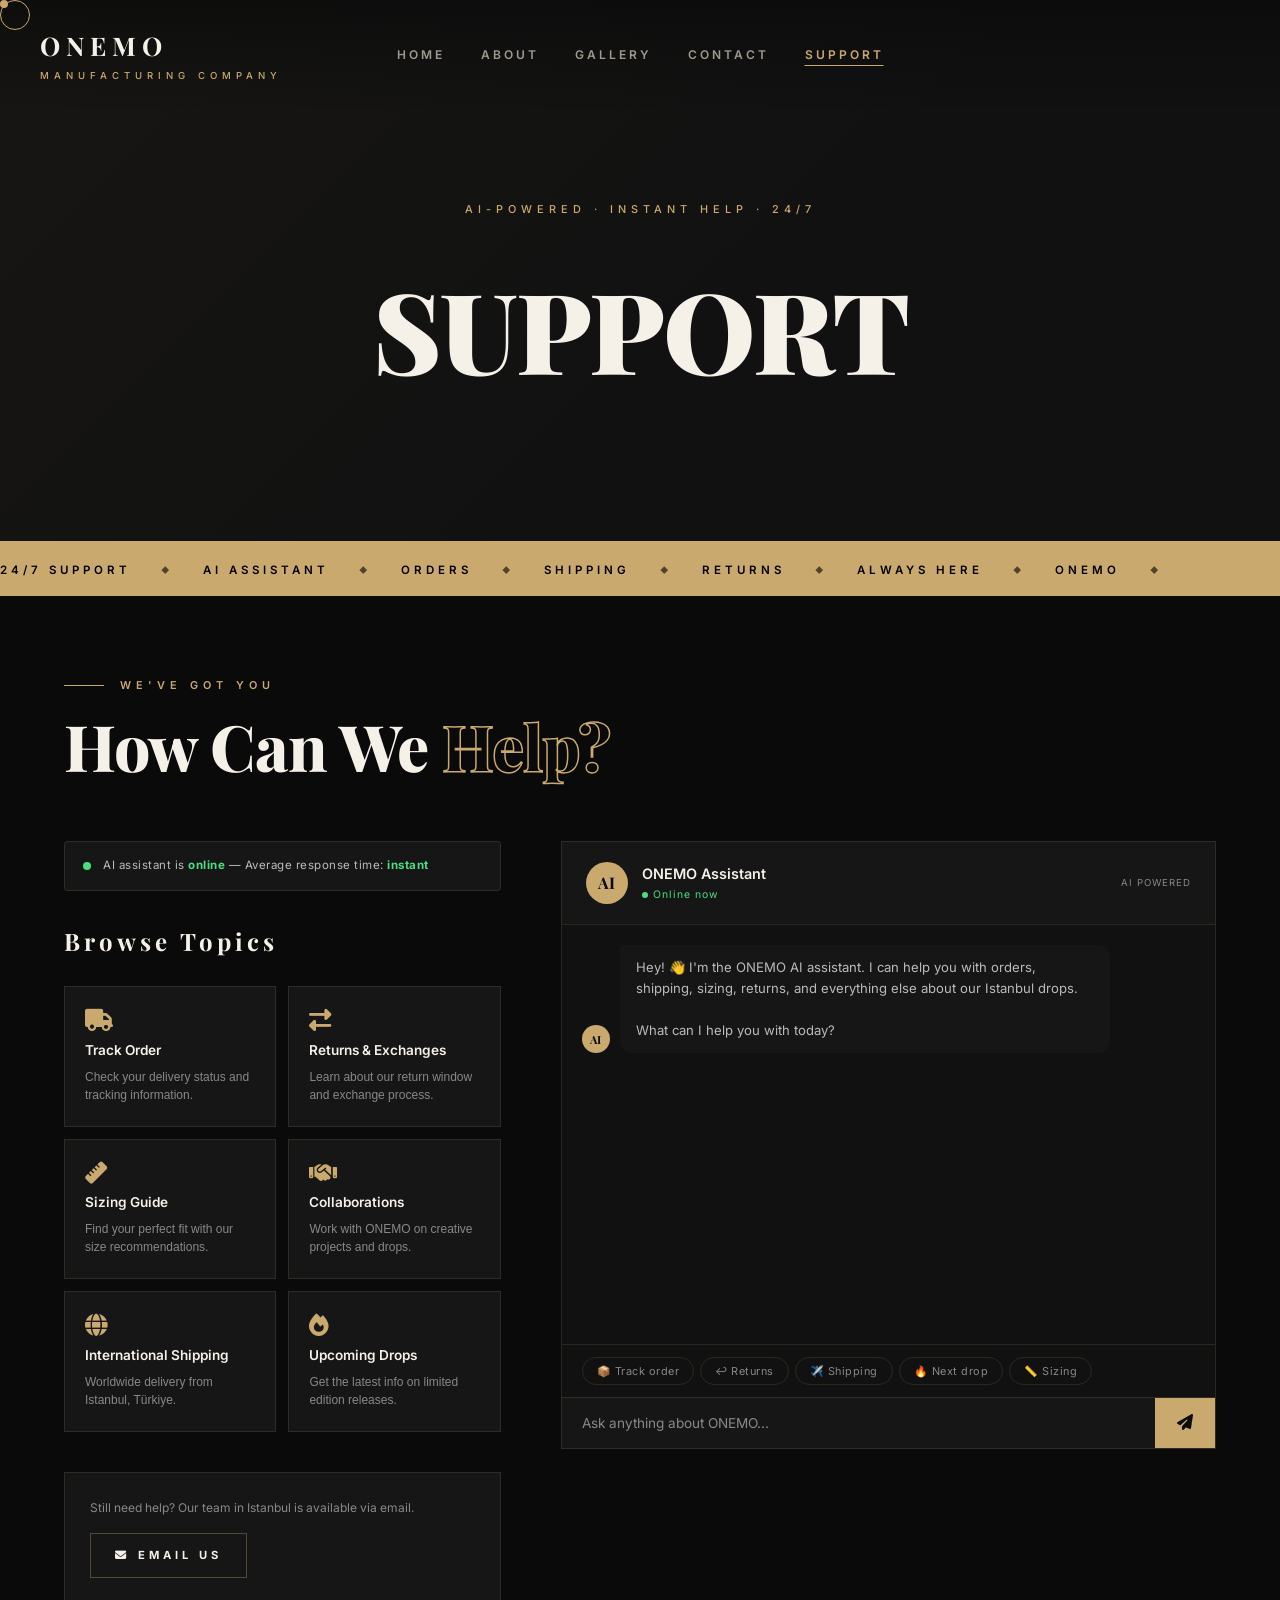
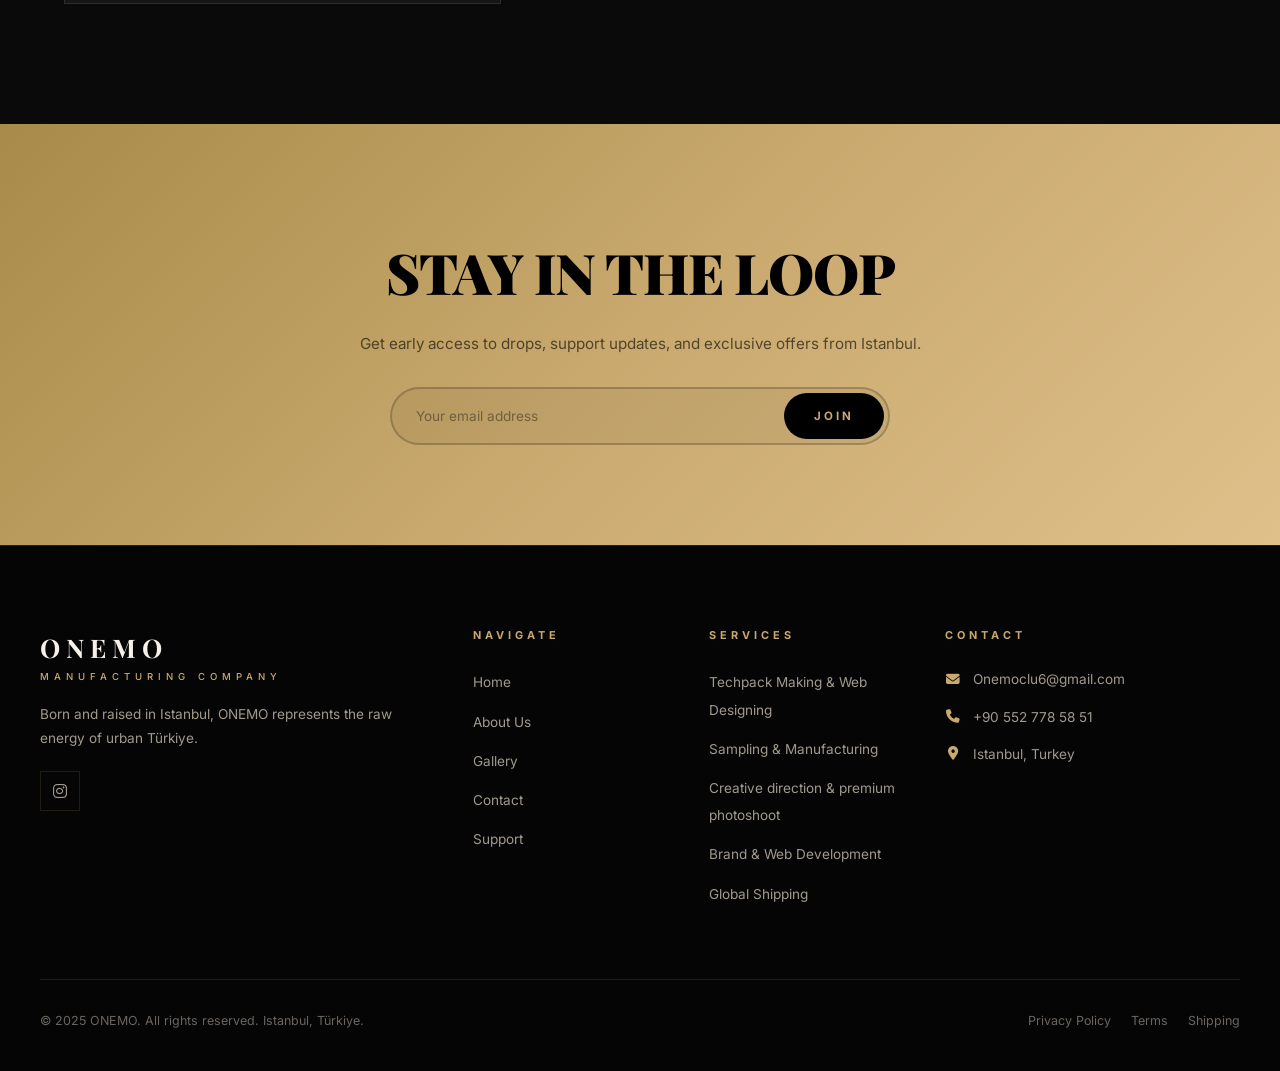
<file: support.html>
<!DOCTYPE html>
<html lang="en">

<head>
    <meta charset="UTF-8">
    <meta name="viewport" content="width=device-width, initial-scale=1.0">
    <title>Support | ONEMO Manufacturing Company</title>
    <meta name="description"
        content="ONEMO Support – Get instant help from our AI assistant or browse common topics about orders, shipping, returns and more.">
    <link rel="stylesheet" href="css/style.css">
    <link rel="stylesheet" href="https://cdnjs.cloudflare.com/ajax/libs/font-awesome/6.5.0/css/all.min.css">
    <link
        href="https://fonts.googleapis.com/css2?family=Playfair+Display:wght@400;700;800;900&family=Inter:wght@300;400;500;600;700&display=swap"
        rel="stylesheet">
    <link rel="icon"
        href="data:image/svg+xml,<svg xmlns='http://www.w3.org/2000/svg' viewBox='0 0 100 100'><text y='.9em' font-size='90'>📦</text></svg>">
    
</head>

<body>

    <!-- Custom Cursor -->
    <div class="cursor"></div>
    <div class="cursor-follower"></div>

    <!-- Navigation -->
    <nav class="navbar">
        <div class="nav-container">
            <a href="/" class="nav-logo">
                <span class="logo-main">ONEMO</span>
                <span class="logo-sub">Manufacturing Company</span>
            </a>
            <ul class="nav-links">
                <li><a href="/">Home</a></li>
                <li><a href="about">About</a></li>
                <li><a href="gallery">Gallery</a></li>
                <li><a href="contact">Contact</a></li>
                <li><a href="support" class="active">Support</a></li>
            </ul>
            <button class="hamburger" id="hamburger" aria-label="Menu">
                <span></span><span></span><span></span>
            </button>
        </div>
    </nav>

    <!-- Mobile Menu -->
    <div class="mobile-menu" id="mobileMenu">
        <a href="/">Home</a>
        <a href="about">About</a>
        <a href="gallery">Gallery</a>
        <a href="contact">Contact</a>
        <a href="support">Support</a>
    </div>

    <!-- PAGE HERO -->
    <section class="page-hero">
        <div class="page-hero-bg"></div>
        <div class="page-hero-content">
            <p class="page-hero-eyebrow">AI-Powered · Instant Help · 24/7</p>
            <h1 class="page-hero-title">SUPPORT</h1>
        </div>
    </section>

    <!-- MARQUEE -->
    <div class="marquee-ticker">
        <div class="marquee-track">
            <span>24/7 SUPPORT</span><span class="dot">◆</span>
            <span>AI ASSISTANT</span><span class="dot">◆</span>
            <span>ORDERS</span><span class="dot">◆</span>
            <span>SHIPPING</span><span class="dot">◆</span>
            <span>RETURNS</span><span class="dot">◆</span>
            <span>ALWAYS HERE</span><span class="dot">◆</span>
            <span>ONEMO</span><span class="dot">◆</span>
        </div>
    </div>

    <!-- SUPPORT LAYOUT -->
    <section class="support-layout">
        <div class="section-container">

            <!-- Intro Header -->
            <div class="section-header reveal" style="margin-bottom: 60px;">
                <p class="section-eyebrow">We've Got You</p>
                <h2 class="section-title">How Can We <span class="outline-text">Help?</span></h2>
            </div>

            <div class="support-grid">

                <!-- LEFT: Topic Cards -->
                <div class="support-topics reveal-left">

                    <!-- Live status -->
                    <div class="support-status">
                        <div class="status-dot"></div>
                        <p class="status-text">AI assistant is <strong>online</strong> — Average response time:
                            <strong>instant</strong>
                        </p>
                    </div>

                    <h3>Browse Topics</h3>
                    <div class="topic-grid">
                        <button class="topic-card" onclick="askBot('How do I track my order?')">
                            <i class="fas fa-truck"></i>
                            <h4>Track Order</h4>
                            <p>Check your delivery status and tracking information.</p>
                        </button>
                        <button class="topic-card" onclick="askBot('What is your return and exchange policy?')">
                            <i class="fas fa-exchange-alt"></i>
                            <h4>Returns & Exchanges</h4>
                            <p>Learn about our return window and exchange process.</p>
                        </button>
                        <button class="topic-card" onclick="askBot('What sizes do you offer?')">
                            <i class="fas fa-ruler"></i>
                            <h4>Sizing Guide</h4>
                            <p>Find your perfect fit with our size recommendations.</p>
                        </button>
                        <button class="topic-card" onclick="askBot('How do I collaborate with ONEMO?')">
                            <i class="fas fa-handshake"></i>
                            <h4>Collaborations</h4>
                            <p>Work with ONEMO on creative projects and drops.</p>
                        </button>
                        <button class="topic-card" onclick="askBot('Do you ship internationally from Istanbul?')">
                            <i class="fas fa-globe"></i>
                            <h4>International Shipping</h4>
                            <p>Worldwide delivery from Istanbul, Türkiye.</p>
                        </button>
                        <button class="topic-card" onclick="askBot('When is the next drop?')">
                            <i class="fas fa-fire"></i>
                            <h4>Upcoming Drops</h4>
                            <p>Get the latest info on limited edition releases.</p>
                        </button>
                    </div>

                    <!-- Contact fallback -->
                    <div
                        style="background: var(--card-bg); border: 1px solid var(--border); padding: 25px; margin-top: 10px;">
                        <p
                            style="font-family: var(--font-ui); font-size: 0.75rem; color: var(--gray); line-height: 1.7; margin-bottom: 15px;">
                            Still need help? Our team in Istanbul is available via email.
                        </p>
                        <a href="contact.html" class="btn-secondary"
                            style="display: inline-flex; font-size: 0.7rem; padding: 12px 24px;">
                            <i class="fas fa-envelope" style="margin-right: 8px;"></i> Email Us
                        </a>
                    </div>
                </div>

                <!-- RIGHT: AI Chatbot -->
                <div class="chatbot-wrapper reveal-right">

                    <div class="chatbot-header">
                        <div class="chatbot-avatar">AI</div>
                        <div class="chatbot-info">
                            <h4>ONEMO Assistant</h4>
                            <span>Online now</span>
                        </div>
                        <div
                            style="margin-left: auto; font-family: var(--font-ui); font-size: 0.6rem; color: var(--gray); letter-spacing: 1px; text-transform: uppercase;">
                            AI Powered</div>
                    </div>

                    <div class="chatbot-messages" id="chatMessages">
                        <!-- Welcome message -->
                        <div class="chat-msg bot">
                            <div class="chat-avatar">AI</div>
                            <div class="chat-bubble">
                                Hey! 👋 I'm the ONEMO AI assistant. I can help you with orders, shipping, sizing,
                                returns, and everything else about our Istanbul drops.<br><br>
                                What can I help you with today?
                            </div>
                        </div>
                    </div>

                    <!-- Quick Replies -->
                    <div class="quick-replies" id="quickReplies">
                        <button class="quick-reply-btn" onclick="askBot('Track my order')">📦 Track order</button>
                        <button class="quick-reply-btn" onclick="askBot('Return policy')">↩️ Returns</button>
                        <button class="quick-reply-btn" onclick="askBot('Shipping info')">✈️ Shipping</button>
                        <button class="quick-reply-btn" onclick="askBot('When is the next drop?')">🔥 Next drop</button>
                        <button class="quick-reply-btn" onclick="askBot('Sizing guide')">📏 Sizing</button>
                    </div>

                    <!-- Input -->
                    <div class="chatbot-input-area">
                        <input type="text" class="chat-input" id="chatInput" placeholder="Ask anything about ONEMO..."
                            maxlength="300">
                        <button class="chat-send-btn" id="chatSendBtn" onclick="sendMessage()" title="Send">
                            <i class="fas fa-paper-plane"></i>
                        </button>
                    </div>

                </div>
            </div>
        </div>
    </section>

    <!-- NEWSLETTER -->
    <div class="newsletter-section">
        <div class="section-container">
            <h2>STAY IN THE LOOP</h2>
            <p>Get early access to drops, support updates, and exclusive offers from Istanbul.</p>
            <form class="newsletter-form">
                <input type="email" placeholder="Your email address" required>
                <button type="submit">JOIN</button>
            </form>
        </div>
    </div>

    <!-- FOOTER -->
    <footer>
        <div class="footer-container">
            <div class="footer-top">
                <div class="footer-brand">
                    <div class="logo-main">ONEMO</div>
                    <div class="logo-sub">Manufacturing Company</div>
                    <p>Born and raised in Istanbul, ONEMO represents the raw energy of urban Türkiye.</p>
                    <div class="footer-socials">
                        <a href="https://www.instagram.com/onemotextile?igsh=MW5yazVsczliZG1wcQ%3D%3D&utm_source=qr"
                            class="social-link" target="_blank"><i class="fab fa-instagram"></i></a>
                    </div>
                </div>
                <div class="footer-col">
                    <h4>Navigate</h4>
                    <ul>
                        <li><a href="/">Home</a></li>
                        <li><a href="about">About Us</a></li>
                        <li><a href="gallery">Gallery</a></li>
                        <li><a href="contact">Contact</a></li>
                        <li><a href="support">Support</a></li>
                    </ul>
                </div>
                <div class="footer-col">
                    <h4>Services</h4>
                    <ul>
                        <li><a href="contact">Techpack Making &amp; Web Designing</a></li>
                        <li><a href="contact">Sampling &amp; Manufacturing</a></li>
                        <li><a href="contact">Creative direction &amp; premium photoshoot</a></li>
                        <li><a href="contact">Brand &amp; Web Development</a></li>
                        <li><a href="contact">Global Shipping</a></li>
                    </ul>
                </div>
                <div class="footer-col">
                    <h4>Contact</h4>
                    <div class="footer-contact-item">
                        <i class="fas fa-envelope"></i>
                        <span>Onemoclu6@gmail.com</span>
                    </div>
                    <div class="footer-contact-item">
                        <i class="fas fa-phone"></i>
                        <span>+90 552 778 58 51</span>
                    </div>
                    <div class="footer-contact-item">
                        <i class="fas fa-map-marker-alt"></i>
                        <span>Istanbul, Turkey</span>
                    </div>
                </div>
            </div>
            <div class="footer-bottom">
                <p>© 2025 ONEMO. All rights reserved. Istanbul, Türkiye.</p>
                <div class="footer-bottom-links">
                    <a href="#">Privacy Policy</a>
                    <a href="#">Terms</a>
                    <a href="#">Shipping</a>
                </div>
            </div>
        </div>
    </footer>

    <!-- Toast -->
    <div id="toastEl" class="toast-alert" style="display:none;"></div>

    <script src="js/main.js"></script>
    <script>
        // ============================================================
        //  ONEMO AI CHATBOT (LIVE GEMINI API)
        // ============================================================


        async function fetchGeminiResponse(userMsg) {
            try {
                const response = await fetch('/api/chat', {
                    method: 'POST',
                    headers: { 'Content-Type': 'application/json' },
                    body: JSON.stringify({ userMsg: userMsg, version: '2.5' })
                });

                if (!response.ok) throw new Error("API Error");

                const data = await response.json();
                if (data && data.response) {
                    return data.response.replace(/\n/g, '<br>');
                }
            } catch (err) {
                console.error('API Route Error:', err);
                return "Our AI is taking a quick break, but our Istanbul team is ready! Email us at <a href='mailto:Onemoclu6@gmail.com' style='color:var(--accent)'>Onemoclu6@gmail.com</a>.";
            }
            return "Could not process request. Please email Onemoclu6@gmail.com.";
        }

        function appendMessage(text, sender = 'bot') {
            const messages = document.getElementById('chatMessages');
            const div = document.createElement('div');
            div.className = `chat-msg ${sender}`;
            div.innerHTML = `
        <div class="chat-avatar">${sender === 'bot' ? 'AI' : '<i class="fas fa-user"></i>'}</div>
        <div class="chat-bubble">${text}</div>
      `;
            messages.appendChild(div);
            messages.scrollTop = messages.scrollHeight;
        }

        function showTyping() {
            const messages = document.getElementById('chatMessages');
            const div = document.createElement('div');
            div.className = 'chat-msg bot';
            div.id = 'typingMsg';
            div.innerHTML = `
        <div class="chat-avatar">AI</div>
        <div class="typing-indicator">
          <div class="typing-dot"></div>
          <div class="typing-dot"></div>
          <div class="typing-dot"></div>
        </div>
      `;
            messages.appendChild(div);
            messages.scrollTop = messages.scrollHeight;
        }

        function hideTyping() {
            const t = document.getElementById('typingMsg');
            if (t) t.remove();
        }

        function askBot(msg) {
            appendMessage(msg, 'user');
            processBot(msg);
        }

        async function processBot(userMsg) {
            showTyping();
            try {
                const response = await fetchGeminiResponse(userMsg);
                hideTyping();
                appendMessage(response, 'bot');
            } catch (err) {
                hideTyping();
                appendMessage("Oops, I lost connection. Our team is available at Onemoclu6@gmail.com!", 'bot');
            }
        }

        function sendMessage() {
            const input = document.getElementById('chatInput');
            const msg = input.value.trim();
            if (!msg) return;
            input.value = '';
            askBot(msg);
        }

        // Enter key to send
        document.getElementById('chatInput').addEventListener('keydown', (e) => {
            if (e.key === 'Enter') sendMessage();
        });
    </script>
</body>

</html>
</file>
<file: css/style.css>
/* ═══════════════════════════════════════════════════════════
   ONEMO — Manufacturing Company
   Design System: Dark luxury with gold accents
   brand brochure aesthetic
   ═══════════════════════════════════════════════════════════ */

@import url('https://fonts.googleapis.com/css2?family=Playfair+Display:ital,wght@0,400;0,700;0,800;0,900;1,400&family=Inter:wght@300;400;500;600;700&display=swap');

:root {
    --bg-primary: #0a0a0a;
    --bg-secondary: #111111;
    --bg-card: #161616;
    --bg-card-hover: #1c1c1c;
    --black: #0a0a0a;
    --dark: #111111;
    --card-bg: #161616;
    --white: #f5f0e8;
    --gold: #c9a96e;
    --gold-light: #dfc08a;
    --gold-dark: #a88b4a;
    --accent: #c9a96e;
    --accent-light: #dfc08a;
    --text-primary: #f5f0e8;
    --text-secondary: #a0998e;
    --text-muted: #6b6560;
    --gray: #888;
    --light-gray: #bbb;
    --border: rgba(201, 169, 110, 0.15);
    --border-hover: rgba(201, 169, 110, 0.35);
    --glass: rgba(22, 22, 22, 0.8);
    --glass-border: rgba(201, 169, 110, 0.1);
    --shadow: 0 8px 32px rgba(0, 0, 0, 0.4);
    --shadow-gold: 0 4px 20px rgba(201, 169, 110, 0.15);
    --radius: 0px;
    --radius-sm: 0px;
    --transition: 0.4s cubic-bezier(0.25, 0.46, 0.45, 0.94);
    --font-heading: 'Playfair Display', Georgia, serif;
    --font-body: 'Inter', -apple-system, sans-serif;
    --font-display: 'Playfair Display', Georgia, serif;
    --font-ui: 'Inter', sans-serif;
    --nav-height: 80px;
}

*,
*::before,
*::after {
    margin: 0;
    padding: 0;
    box-sizing: border-box;
}

html {
    scroll-behavior: smooth;
    scroll-padding-top: 80px;
}

body {
    font-family: var(--font-body);
    background: var(--bg-primary);
    color: var(--text-primary);
    line-height: 1.7;
    overflow-x: hidden;
    -webkit-font-smoothing: antialiased;
}

a {
    text-decoration: none;
}

.container,
.section-container {
    max-width: 1200px;
    margin: 0 auto;
    padding: 0 24px;
}

/* ═══════════════════════════════════════════════════════════
   CUSTOM CURSOR
   ═══════════════════════════════════════════════════════════ */
.cursor {
    width: 8px;
    height: 8px;
    background: var(--gold);
    border-radius: 50%;
    position: fixed;
    pointer-events: none;
    z-index: 9999;
    transition: transform 0.1s;
    display: none;
}

.cursor-follower {
    width: 30px;
    height: 30px;
    border: 1px solid var(--gold);
    border-radius: 50%;
    position: fixed;
    pointer-events: none;
    z-index: 9998;
    transition: transform 0.3s ease, opacity 0.3s;
    display: none;
}

@media (hover: hover) {

    .cursor,
    .cursor-follower {
        display: block;
    }

    body {
        cursor: none;
    }

    a,
    button {
        cursor: none;
    }
}

/* ═══════════════════════════════════════════════════════════
   NAVIGATION
   ═══════════════════════════════════════════════════════════ */
.navbar {
    position: fixed;
    top: 0;
    left: 0;
    right: 0;
    z-index: 1000;
    padding: 24px 40px;
    transition: all var(--transition);
    background: linear-gradient(to bottom, rgba(10, 10, 10, 0.7) 0%, rgba(10, 10, 10, 0.3) 50%, transparent 100%);
}

.navbar.scrolled {
    background: rgba(10, 10, 10, 0.95);
    backdrop-filter: blur(20px);
    -webkit-backdrop-filter: blur(20px);
    padding: 16px 40px;
    border-bottom: 1px solid var(--glass-border);
}

.nav-container {
    display: flex;
    align-items: center;
    justify-content: space-between;
    max-width: 1400px;
    margin: 0 auto;
    position: relative;
}

.nav-logo {
    display: flex;
    flex-direction: column;
    text-decoration: none;
}

.logo-main,
.logo-text {
    font-family: var(--font-heading);
    font-size: 1.6rem;
    font-weight: 700;
    color: var(--text-primary);
    letter-spacing: 6px;
    text-transform: uppercase;
}

.logo-sub {
    font-family: var(--font-ui);
    font-size: 0.6rem;
    color: var(--gold);
    letter-spacing: 5px;
    text-transform: uppercase;
    font-weight: 500;
}

.nav-links {
    display: flex;
    list-style: none;
    gap: 36px;
    position: absolute;
    left: 50%;
    transform: translateX(-50%);
}

.nav-links a {
    text-decoration: none;
    color: var(--text-secondary);
    font-family: var(--font-ui);
    font-size: 0.75rem;
    font-weight: 600;
    transition: var(--transition);
    letter-spacing: 3px;
    text-transform: uppercase;
    position: relative;
}

.nav-links a::after {
    content: '';
    position: absolute;
    bottom: -4px;
    left: 0;
    width: 0;
    height: 1px;
    background: var(--gold);
    transition: width var(--transition);
}

.nav-links a:hover,
.nav-links a.active {
    color: var(--gold);
}

.nav-links a:hover::after,
.nav-links a.active::after {
    width: 100%;
}

.nav-actions {
    display: flex;
    gap: 16px;
}

.nav-icon-btn {
    background: none;
    border: none;
    color: var(--text-secondary);
    font-size: 1rem;
    cursor: pointer;
    transition: var(--transition);
    padding: 8px;
}

.nav-icon-btn:hover {
    color: var(--gold);
}

/* Hamburger */
.hamburger {
    display: none;
    flex-direction: column;
    gap: 5px;
    background: none;
    border: none;
    cursor: pointer;
    padding: 8px;
}

.hamburger span {
    width: 24px;
    height: 2px;
    background: var(--text-primary);
    transition: var(--transition);
}

.hamburger.active span:nth-child(1) {
    transform: rotate(45deg) translateY(5px);
}

.hamburger.active span:nth-child(2) {
    opacity: 0;
}

.hamburger.active span:nth-child(3) {
    transform: rotate(-45deg) translateY(-5px);
}

/* Mobile Menu */
.mobile-menu {
    position: fixed;
    top: 0;
    left: 0;
    right: 0;
    bottom: 0;
    background: rgba(10, 10, 10, 0.98);
    z-index: 999;
    display: flex;
    flex-direction: column;
    align-items: center;
    justify-content: center;
    gap: 30px;
    opacity: 0;
    pointer-events: none;
    transition: opacity 0.4s ease;
}

.mobile-menu.active {
    opacity: 1;
    pointer-events: all;
}

.mobile-menu a {
    color: var(--text-primary);
    text-decoration: none;
    font-family: var(--font-heading);
    font-size: 2rem;
    letter-spacing: 6px;
    text-transform: uppercase;
    transition: var(--transition);
}

.mobile-menu a:hover {
    color: var(--gold);
}

/* ═══════════════════════════════════════════════════════════
   HERO — Full Bleed brand
   ═══════════════════════════════════════════════════════════ */
.hero {
    position: relative;
    height: 100vh;
    min-height: 700px;
    display: flex;
    align-items: center;
    justify-content: center;
    overflow: hidden;
}

.hero-bg {
    position: absolute;
    inset: 0;
    z-index: 0;
}

.hero-bg img {
    width: 100%;
    height: 100%;
    object-fit: cover;
    object-position: center 20%;
}

.hero-overlay {
    position: absolute;
    inset: 0;
    background: linear-gradient(180deg,
            rgba(10, 10, 10, 0.5) 0%,
            rgba(10, 10, 10, 0.4) 40%,
            rgba(10, 10, 10, 0.6) 70%,
            rgba(10, 10, 10, 0.95) 100%);
    z-index: 1;
}

.hero-content {
    position: relative;
    z-index: 2;
    text-align: center;
    padding: 0 20px;
}

.hero-eyebrow {
    font-family: var(--font-ui);
    font-size: 0.75rem;
    letter-spacing: 6px;
    text-transform: uppercase;
    color: var(--gold);
    margin-bottom: 20px;
    font-weight: 800;
    text-shadow: 0 2px 4px rgba(0, 0, 0, 0.9), 0 8px 16px rgba(0, 0, 0, 0.9);
}

.hero-title {
    font-family: var(--font-heading);
    font-size: clamp(5rem, 14vw, 12rem);
    font-weight: 900;
    line-height: 0.9;
    letter-spacing: -2px;
    margin-bottom: 24px;
    text-shadow: 0 8px 32px rgba(0, 0, 0, 0.6);
}

.hero-title-white {
    color: var(--white);
}

.hero-title-gold {
    -webkit-text-stroke: 2px var(--gold);
    color: transparent;
}

.hero-sub {
    font-family: var(--font-ui);
    font-size: 0.8rem;
    letter-spacing: 6px;
    text-transform: uppercase;
    color: var(--text-primary);
    margin-bottom: 40px;
    font-weight: 800;
    text-shadow: 0 2px 4px rgba(0, 0, 0, 0.9), 0 8px 16px rgba(0, 0, 0, 0.9);
}

.hero-buttons {
    display: flex;
    gap: 16px;
    justify-content: center;
    flex-wrap: wrap;
}

.hero-scroll-indicator {
    position: absolute;
    bottom: 30px;
    left: 50%;
    transform: translateX(-50%);
    z-index: 2;
}

.scroll-line {
    width: 1px;
    height: 50px;
    background: linear-gradient(to bottom, var(--gold), transparent);
    animation: scrollPulse 2s ease-in-out infinite;
}

@keyframes scrollPulse {

    0%,
    100% {
        opacity: 0.3;
        transform: scaleY(0.6);
    }

    50% {
        opacity: 1;
        transform: scaleY(1);
    }
}

/* ═══════════════════════════════════════════════════════════
   BUTTONS
   ═══════════════════════════════════════════════════════════ */
.btn-primary {
    display: inline-flex;
    align-items: center;
    justify-content: center;
    padding: 16px 44px;
    background: var(--gold);
    color: #000;
    text-decoration: none;
    font-family: var(--font-ui);
    font-size: 0.72rem;
    font-weight: 700;
    letter-spacing: 4px;
    text-transform: uppercase;
    transition: var(--transition);
    position: relative;
    overflow: hidden;
    border: none;
    cursor: pointer;
}

.btn-primary::before {
    content: '';
    position: absolute;
    inset: 0;
    background: #000;
    transform: scaleX(0);
    transform-origin: right;
    transition: transform var(--transition);
}

.btn-primary:hover::before {
    transform: scaleX(1);
    transform-origin: left;
}

.btn-primary span {
    position: relative;
    z-index: 1;
}

.btn-primary:hover span {
    color: var(--gold);
}

.btn-primary:hover {
    transform: translateY(-2px);
    box-shadow: var(--shadow-gold);
}

.btn-secondary {
    display: inline-flex;
    align-items: center;
    justify-content: center;
    padding: 16px 44px;
    background: transparent;
    color: var(--white);
    text-decoration: none;
    font-family: var(--font-ui);
    font-size: 0.72rem;
    font-weight: 700;
    letter-spacing: 4px;
    text-transform: uppercase;
    border: 1px solid var(--border-hover);
    transition: var(--transition);
    cursor: pointer;
}

.btn-secondary:hover {
    border-color: var(--gold);
    color: var(--gold);
    transform: translateY(-2px);
}

/* ═══════════════════════════════════════════════════════════
   MARQUEE TICKER
   ═══════════════════════════════════════════════════════════ */
.marquee-ticker {
    background: var(--gold);
    padding: 14px 0;
    overflow: hidden;
    white-space: nowrap;
}

.marquee-track {
    display: inline-flex;
    align-items: center;
    gap: 30px;
    animation: marqueeScroll 25s linear infinite;
}

.marquee-track span {
    font-family: var(--font-ui);
    font-size: 0.72rem;
    font-weight: 600;
    letter-spacing: 4px;
    text-transform: uppercase;
    color: #000;
    flex-shrink: 0;
}

.marquee-track .dot {
    font-size: 0.5rem;
    opacity: 0.6;
}

@keyframes marqueeScroll {
    0% {
        transform: translateX(0);
    }

    100% {
        transform: translateX(-50%);
    }
}

/* ═══════════════════════════════════════════════════════════
   SECTIONS — General
   ═══════════════════════════════════════════════════════════ */
.section {
    padding: 120px 0;
}

.section-eyebrow {
    color: var(--gold);
    font-family: var(--font-ui);
    font-size: 0.68rem;
    letter-spacing: 5px;
    text-transform: uppercase;
    margin-bottom: 16px;
    display: flex;
    align-items: center;
    gap: 16px;
    font-weight: 600;
}

.section-eyebrow::before {
    content: '';
    width: 40px;
    height: 1px;
    background: var(--gold);
}

.section-title {
    font-family: var(--font-heading);
    font-size: clamp(2.5rem, 6vw, 4rem);
    font-weight: 800;
    margin-bottom: 24px;
    letter-spacing: -1px;
    line-height: 1.1;
}

.outline-text,
.outline {
    -webkit-text-stroke: 1.5px var(--gold);
    color: transparent;
}

.section-header {
    margin-bottom: 60px;
}

/* ═══════════════════════════════════════════════════════════
   LOOKBOOK — Brochure Grid
   ═══════════════════════════════════════════════════════════ */
.lookbook-section {
    background: var(--black);
    padding: 100px 0 0 0;
}

.lookbook-section .section-container {
    padding-bottom: 40px;
}

.lookbook-grid {
    display: grid;
    grid-template-columns: 1fr 1fr;
    gap: 4px;
}

.lookbook-item {
    position: relative;
    overflow: hidden;
    min-height: 500px;
    cursor: pointer;
}

.lookbook-item.lookbook-tall {
    grid-row: span 2;
    min-height: 100%;
}

.lookbook-item.lookbook-wide {
    grid-column: span 2;
    min-height: 400px;
}

.lookbook-item img {
    width: 100%;
    height: 100%;
    object-fit: cover;
    object-position: top;
    transition: transform 0.8s cubic-bezier(0.4, 0, 0.2, 1);
}

.lookbook-item:hover img {
    transform: scale(1.06);
}

.lookbook-caption {
    position: absolute;
    bottom: 0;
    left: 0;
    right: 0;
    padding: 30px;
    background: linear-gradient(to top, rgba(0, 0, 0, 0.85) 0%, transparent 100%);
    transform: translateY(20px);
    opacity: 0;
    transition: all 0.5s ease;
}

.lookbook-item:hover .lookbook-caption {
    transform: translateY(0);
    opacity: 1;
}

.lookbook-tag {
    display: inline-block;
    background: var(--gold);
    color: #000;
    font-family: var(--font-ui);
    font-size: 0.6rem;
    font-weight: 700;
    letter-spacing: 3px;
    text-transform: uppercase;
    padding: 4px 12px;
    margin-bottom: 10px;
}

.lookbook-caption h3 {
    font-family: var(--font-heading);
    font-size: 1.4rem;
    font-weight: 700;
    color: var(--white);
    margin-bottom: 4px;
}

.lookbook-caption p {
    font-family: var(--font-ui);
    font-size: 0.7rem;
    color: var(--text-secondary);
    letter-spacing: 2px;
    text-transform: uppercase;
}

/* ═══════════════════════════════════════════════════════════
   ISTANBUL / BOSPHORUS SECTION
   ═══════════════════════════════════════════════════════════ */
.istanbul-section {
    position: relative;
    padding: 160px 40px;
    background: var(--black);
    text-align: center;
    overflow: hidden;
}

.istanbul-section::before {
    content: 'İSTANBUL';
    position: absolute;
    top: 50%;
    left: 50%;
    transform: translate(-50%, -50%);
    font-family: var(--font-heading);
    font-size: clamp(6rem, 20vw, 18rem);
    font-weight: 900;
    -webkit-text-stroke: 1px rgba(201, 169, 110, 0.06);
    color: transparent;
    white-space: nowrap;
    pointer-events: none;
    z-index: 0;
}

.istanbul-content {
    position: relative;
    z-index: 1;
    max-width: 700px;
    margin: 0 auto;
}

.istanbul-content h2 {
    font-family: var(--font-heading);
    font-size: clamp(3rem, 8vw, 5rem);
    font-weight: 900;
    margin-bottom: 20px;
    line-height: 1.05;
}

.istanbul-content>p {
    color: var(--text-secondary);
    font-size: 1rem;
    line-height: 1.8;
    margin-bottom: 30px;
}

.location-badge {
    display: inline-flex;
    align-items: center;
    gap: 10px;
    border: 1px solid var(--border);
    padding: 10px 24px;
    font-family: var(--font-ui);
    font-size: 0.72rem;
    letter-spacing: 3px;
    text-transform: uppercase;
    color: var(--gold);
}

.location-badge i {
    font-size: 0.9rem;
}

/* ═══════════════════════════════════════════════════════════
   PAGE HERO — Sub pages
   ═══════════════════════════════════════════════════════════ */
.page-hero,
.sub-hero {
    position: relative;
    padding: 200px 0 100px;
    background: var(--bg-secondary);
    text-align: center;
    overflow: hidden;
}

.page-hero-bg {
    position: absolute;
    inset: 0;
    background: linear-gradient(135deg, rgba(201, 169, 110, 0.03) 0%, transparent 60%);
}

.page-hero-content {
    position: relative;
    z-index: 1;
}

.page-hero-eyebrow {
    font-family: var(--font-ui);
    font-size: 0.68rem;
    letter-spacing: 5px;
    text-transform: uppercase;
    color: var(--gold);
    margin-bottom: 16px;
    font-weight: 500;
}

.page-hero-title,
.hero-title-page {
    font-family: var(--font-heading);
    font-size: clamp(3rem, 10vw, 7rem);
    font-weight: 900;
    margin-bottom: 16px;
    letter-spacing: -2px;
}

/* ═══════════════════════════════════════════════════════════
   GRID LAYOUTS
   ═══════════════════════════════════════════════════════════ */
.about-story-grid,
.about-grid,
.contact-grid {
    display: grid;
    grid-template-columns: 1fr 1fr;
    gap: 60px;
    align-items: center;
}

.about-story-text p {
    color: var(--text-secondary);
    line-height: 1.9;
    margin-bottom: 20px;
    font-size: 0.95rem;
}

.about-story-text blockquote {
    border-left: 2px solid var(--gold);
    padding-left: 20px;
    margin: 30px 0;
    font-style: italic;
    color: var(--gold-light);
    font-size: 1.05rem;
}

.about-story-img {
    position: relative;
}

.about-story-img img {
    width: 100%;
    aspect-ratio: 4/5;
    object-fit: cover;
    border: 1px solid var(--border);
}

.about-story-img-caption {
    font-family: var(--font-ui);
    font-size: 0.65rem;
    letter-spacing: 4px;
    text-transform: uppercase;
    color: var(--gold);
    margin-top: 16px;
}

/* Gallery Grids */
.gallery-grid,
.portfolio-grid {
    display: grid;
    grid-template-columns: repeat(2, 1fr);
    gap: 32px;
}

.gallery-img-wrap,
.portfolio-img-wrap,
.img-frame {
    position: relative;
    aspect-ratio: 4/5;
    overflow: hidden;
    border: 1px solid var(--border);
}

.gallery-img-wrap img,
.portfolio-img-wrap img,
.img-frame img {
    width: 100%;
    height: 100%;
    object-fit: cover;
    transition: transform 0.6s ease;
}

.gallery-img-wrap:hover img {
    transform: scale(1.05);
}

/* Values / Service Cards */
.values-grid {
    display: grid;
    grid-template-columns: repeat(5, 1fr);
    gap: 2px;
}

.value-card {
    background: var(--card-bg);
    padding: 40px 24px;
    border: 1px solid var(--border);
    transition: var(--transition);
    position: relative;
}

.value-card:hover {
    border-color: var(--border-hover);
    transform: translateY(-4px);
}

.value-icon {
    font-size: 1.5rem;
    color: var(--gold);
    margin-bottom: 16px;
}

.value-number {
    font-family: var(--font-heading);
    font-size: 2.5rem;
    font-weight: 800;
    -webkit-text-stroke: 1px var(--gold);
    color: transparent;
    margin-bottom: 12px;
}

.value-title {
    font-family: var(--font-ui);
    font-size: 0.72rem;
    font-weight: 700;
    letter-spacing: 3px;
    color: var(--text-primary);
    margin-bottom: 12px;
}

.value-text {
    font-size: 0.85rem;
    color: var(--text-secondary);
    line-height: 1.7;
}

/* ═══════════════════════════════════════════════════════════
   MANUFACTURING SECTION
   ═══════════════════════════════════════════════════════════ */
.manufacturing-section {
    background: var(--dark);
    padding: 120px 40px;
}

/* ═══════════════════════════════════════════════════════════
   STATS SECTION
   ═══════════════════════════════════════════════════════════ */
.stats-section {
    background: var(--black);
    padding: 80px 40px;
}

.stats-grid {
    display: grid;
    grid-template-columns: repeat(4, 1fr);
    gap: 2px;
}

.stat-card {
    background: var(--card-bg);
    padding: 50px 20px;
    text-align: center;
    border: 1px solid var(--border);
    transition: var(--transition);
}

.stat-card:hover {
    border-color: var(--border-hover);
}

.stat-num {
    font-family: var(--font-heading);
    font-size: clamp(2rem, 4vw, 3rem);
    font-weight: 800;
    color: var(--gold);
    margin-bottom: 8px;
}

.stat-label {
    font-family: var(--font-ui);
    font-size: 0.68rem;
    letter-spacing: 3px;
    text-transform: uppercase;
    color: var(--text-secondary);
}

/* ═══════════════════════════════════════════════════════════
   NEWSLETTER
   ═══════════════════════════════════════════════════════════ */
.newsletter-section {
    background: linear-gradient(135deg, var(--gold-dark) 0%, var(--gold) 50%, var(--gold-light) 100%);
    padding: 100px 40px;
    text-align: center;
}

.newsletter-section h2 {
    font-family: var(--font-heading);
    font-size: clamp(2rem, 5vw, 3.5rem);
    font-weight: 900;
    color: #000;
    margin-bottom: 12px;
    letter-spacing: -1px;
}

.newsletter-section p {
    color: rgba(0, 0, 0, 0.6);
    font-size: 0.95rem;
    margin-bottom: 30px;
}

.newsletter-form {
    display: flex;
    max-width: 500px;
    margin: 0 auto;
    border: 2px solid rgba(0, 0, 0, 0.2);
    overflow: hidden;
    border-radius: 50px;
    background: rgba(0, 0, 0, 0.05);
}

.newsletter-form input {
    flex: 1;
    padding: 16px 24px;
    border: none;
    background: transparent;
    color: #000;
    font-family: var(--font-ui);
    font-size: 0.85rem;
    outline: none;
}

.newsletter-form input::placeholder {
    color: rgba(0, 0, 0, 0.4);
}

.newsletter-form button {
    padding: 16px 30px;
    background: #000;
    color: var(--gold);
    border: none;
    font-family: var(--font-ui);
    font-size: 0.72rem;
    font-weight: 700;
    letter-spacing: 3px;
    text-transform: uppercase;
    cursor: pointer;
    transition: var(--transition);
    border-radius: 50px;
    margin: 4px;
}

.newsletter-form button:hover {
    background: var(--dark);
}

/* ═══════════════════════════════════════════════════════════
   FOOTER
   ═══════════════════════════════════════════════════════════ */
footer {
    padding: 80px 40px 40px;
    background: #050505;
    border-top: 1px solid var(--border);
}

.footer-container {
    max-width: 1200px;
    margin: 0 auto;
}

.footer-top {
    display: grid;
    grid-template-columns: 2fr 1fr 1fr 1.5fr;
    gap: 40px;
    margin-bottom: 60px;
}

.footer-brand p {
    color: var(--text-secondary);
    font-size: 0.85rem;
    line-height: 1.8;
    margin-top: 16px;
    margin-bottom: 20px;
}

.footer-socials {
    display: flex;
    gap: 12px;
}

.social-link {
    width: 40px;
    height: 40px;
    border: 1px solid var(--border);
    display: flex;
    align-items: center;
    justify-content: center;
    color: var(--text-secondary);
    text-decoration: none;
    transition: var(--transition);
}

.social-link:hover {
    border-color: var(--gold);
    color: var(--gold);
    background: rgba(201, 169, 110, 0.06);
}

footer h4 {
    font-family: var(--font-ui);
    font-size: 0.68rem;
    font-weight: 700;
    letter-spacing: 4px;
    text-transform: uppercase;
    color: var(--gold);
    margin-bottom: 24px;
}

footer ul {
    list-style: none;
}

footer ul li {
    margin-bottom: 12px;
}

footer ul li a {
    color: var(--text-secondary);
    text-decoration: none;
    font-size: 0.85rem;
    transition: var(--transition);
}

footer ul li a:hover {
    color: var(--gold);
}

.footer-contact-item {
    display: flex;
    align-items: center;
    gap: 12px;
    margin-bottom: 14px;
    color: var(--text-secondary);
    font-size: 0.85rem;
}

.footer-contact-item i {
    color: var(--gold);
    font-size: 0.85rem;
    width: 16px;
    text-align: center;
}

.footer-contact-item a {
    color: var(--text-secondary);
    text-decoration: none;
    transition: var(--transition);
}

.footer-contact-item a:hover {
    color: var(--gold);
}

.footer-bottom {
    border-top: 1px solid var(--border);
    padding-top: 30px;
    display: flex;
    justify-content: space-between;
    align-items: center;
}

.footer-bottom p {
    color: var(--text-muted);
    font-size: 0.78rem;
}

.footer-bottom-links {
    display: flex;
    gap: 20px;
}

.footer-bottom-links a {
    color: var(--text-muted);
    text-decoration: none;
    font-size: 0.78rem;
    transition: var(--transition);
}

.footer-bottom-links a:hover {
    color: var(--gold);
}

/* ═══════════════════════════════════════════════════════════
   ANIMATIONS — Reveal on Scroll
   ═══════════════════════════════════════════════════════════ */
.reveal {
    opacity: 0;
    transform: translateY(40px);
    transition: opacity 0.8s ease, transform 0.8s ease;
}

.reveal.active {
    opacity: 1;
    transform: translateY(0);
}

.reveal-left {
    opacity: 0;
    transform: translateX(-40px);
    transition: opacity 0.8s ease, transform 0.8s ease;
}

.reveal-left.active {
    opacity: 1;
    transform: translateX(0);
}

.reveal-right {
    opacity: 0;
    transform: translateX(40px);
    transition: opacity 0.8s ease, transform 0.8s ease;
}

.reveal-right.active {
    opacity: 1;
    transform: translateX(0);
}

.scroll-reveal {
    opacity: 0;
    transform: translateY(30px);
    transition: 0.8s ease;
}

.scroll-reveal.active {
    opacity: 1;
    transform: translateY(0);
}

/* ═══════════════════════════════════════════════════════════
   LIGHTBOX
   ═══════════════════════════════════════════════════════════ */
.lightbox {
    position: fixed;
    inset: 0;
    background: rgba(0, 0, 0, 0.95);
    z-index: 2000;
    display: flex;
    align-items: center;
    justify-content: center;
    opacity: 0;
    pointer-events: none;
    transition: opacity 0.4s ease;
}

.lightbox.open {
    opacity: 1;
    pointer-events: all;
}

.lightbox-img {
    max-width: 90vw;
    max-height: 90vh;
    object-fit: contain;
}

.lightbox-close {
    position: absolute;
    top: 30px;
    right: 30px;
    background: none;
    border: 1px solid var(--border);
    color: var(--white);
    width: 50px;
    height: 50px;
    font-size: 1.2rem;
    cursor: pointer;
    transition: var(--transition);
    display: flex;
    align-items: center;
    justify-content: center;
}

.lightbox-close:hover {
    border-color: var(--gold);
    color: var(--gold);
}

/* ═══════════════════════════════════════════════════════════
   TOAST
   ═══════════════════════════════════════════════════════════ */
.toast-alert {
    position: fixed;
    bottom: 30px;
    right: 30px;
    background: var(--gold);
    color: #000;
    padding: 14px 24px;
    font-family: var(--font-ui);
    font-size: 0.8rem;
    font-weight: 600;
    letter-spacing: 1px;
    z-index: 3000;
    animation: toastSlide 0.4s ease;
}

@keyframes toastSlide {
    from {
        transform: translateY(20px);
        opacity: 0;
    }

    to {
        transform: translateY(0);
        opacity: 1;
    }
}

/* ═══════════════════════════════════════════════════════════
   RESPONSIVE
   ═══════════════════════════════════════════════════════════ */
@media (max-width: 1024px) {
    .values-grid {
        grid-template-columns: repeat(2, 1fr);
    }

    .stats-grid {
        grid-template-columns: repeat(2, 1fr);
    }

    .lookbook-grid {
        grid-template-columns: 1fr;
    }

    .lookbook-item.lookbook-tall {
        grid-row: span 1;
    }

    .lookbook-item.lookbook-wide {
        grid-column: span 1;
    }

    .lookbook-item {
        min-height: 400px;
    }
}

@media (max-width: 768px) {
    .nav-links {
        display: none;
    }

    .nav-actions {
        display: none;
    }

    .hamburger {
        display: flex;
    }

    .navbar {
        padding: 16px 20px;
        background: linear-gradient(to bottom, rgba(10, 10, 10, 0.7) 0%, rgba(10, 10, 10, 0.3) 50%, transparent 100%);
    }

    .navbar.scrolled {
        background: rgba(10, 10, 10, 0.95);
        padding: 12px 20px;
    }

    .about-story-grid,
    .about-grid,
    .contact-grid {
        grid-template-columns: 1fr;
        gap: 40px;
    }

    .footer-top {
        grid-template-columns: 1fr;
        gap: 30px;
    }

    .footer-bottom {
        flex-direction: column;
        gap: 16px;
        text-align: center;
    }

    .values-grid {
        grid-template-columns: 1fr;
    }

    .stats-grid {
        grid-template-columns: repeat(2, 1fr);
    }

    .hero-title {
        font-size: clamp(4rem, 16vw, 8rem);
    }

    .newsletter-section {
        padding: 80px 20px;
    }

    .manufacturing-section {
        padding: 80px 20px;
    }

    .istanbul-section {
        padding: 100px 20px;
    }

    .hero-buttons {
        flex-direction: column;
        align-items: center;
    }

    .btn-primary,
    .btn-secondary {
        width: 100%;
        max-width: 280px;
        justify-content: center;
    }

    .lookbook-caption {
        opacity: 1;
        transform: translateY(0);
    }

    /* Newsletter Mobile Fix */
    .newsletter-form {
        flex-direction: column;
        background: transparent;
        border: none;
        overflow: visible;
        border-radius: 0;
    }

    .newsletter-form input {
        background: rgba(0, 0, 0, 0.05);
        border: 2px solid rgba(0, 0, 0, 0.1);
        border-radius: 50px;
        margin-bottom: 15px;
        width: 100%;
        text-align: center;
        padding: 18px 24px;
    }

    .newsletter-form button {
        width: 100%;
        margin: 0;
        padding: 18px 30px;
    }
}

@media (max-width: 480px) {
    .stats-grid {
        grid-template-columns: 1fr;
    }

    .hero-title {
        font-size: clamp(3.5rem, 18vw, 6rem);
    }

    .page-hero-title {
        font-size: clamp(2.5rem, 12vw, 4rem);
    }
}

/* ═══════════════════════════════════════
   CUSTOM FORM ALERTS
   ═══════════════════════════════════════ */
.form-alert {
    margin-top: 12px;
    padding: 0;
    max-height: 0;
    overflow: hidden;
    transition: all 0.4s ease;
    font-family: var(--font-ui);
    font-size: 0.8rem;
    letter-spacing: 1px;
    text-align: center;
    border-radius: 0;
}

.form-alert.show {
    padding: 14px 20px;
    max-height: 80px;
}

.form-alert.error {
    background: rgba(220, 53, 69, 0.15);
    color: #ff6b7a;
    border: 1px solid rgba(220, 53, 69, 0.3);
}

.form-alert.success {
    background: rgba(196, 164, 105, 0.15);
    color: var(--gold);
    border: 1px solid rgba(196, 164, 105, 0.3);
}
/* Extracted from contact.html */

        /* ---- Contact Page Specific Styles ---- */
        .contact-section {
            background: var(--black);
            padding: 100px 40px;
        }

        .contact-grid {
            display: grid;
            grid-template-columns: 1fr 1.4fr;
            gap: 80px;
            align-items: start;
        }

        /* --- Left Info Panel --- */
        .contact-info {
            position: sticky;
            top: 100px;
        }

        .contact-info .section-title {
            margin-bottom: 20px;
        }

        .contact-info>p {
            color: var(--light-gray);
            line-height: 1.9;
            margin-bottom: 50px;
            font-size: 0.95rem;
        }

        .contact-detail-list {
            display: flex;
            flex-direction: column;
            gap: 30px;
            margin-bottom: 50px;
        }

        .contact-detail-item {
            display: flex;
            align-items: flex-start;
            gap: 20px;
        }

        .contact-detail-icon {
            width: 48px;
            height: 48px;
            border: 1px solid var(--border);
            display: flex;
            align-items: center;
            justify-content: center;
            color: var(--accent);
            font-size: 1rem;
            flex-shrink: 0;
            transition: var(--transition);
        }

        .contact-detail-item:hover .contact-detail-icon {
            background: rgba(200, 169, 110, 0.1);
            border-color: var(--accent);
        }

        .contact-detail-text h4 {
            font-family: var(--font-ui);
            font-size: 0.65rem;
            letter-spacing: 3px;
            text-transform: uppercase;
            color: var(--gray);
            margin-bottom: 6px;
        }

        .contact-detail-text p,
        .contact-detail-text a {
            font-size: 0.95rem;
            color: var(--white);
            transition: var(--transition);
        }

        .contact-detail-text a:hover {
            color: var(--accent);
        }

        .contact-socials-heading {
            font-family: var(--font-ui);
            font-size: 0.65rem;
            letter-spacing: 4px;
            text-transform: uppercase;
            color: var(--gray);
            margin-bottom: 20px;
        }

        .contact-socials {
            display: flex;
            gap: 12px;
        }

        .contact-social-link {
            width: 44px;
            height: 44px;
            border: 1px solid var(--border);
            display: flex;
            align-items: center;
            justify-content: center;
            color: var(--gray);
            font-size: 1rem;
            transition: var(--transition);
        }

        .contact-social-link:hover {
            border-color: var(--accent);
            color: var(--accent);
            background: rgba(200, 169, 110, 0.06);
        }

        /* --- Right Form Panel --- */
        .contact-form-wrapper {
            background: var(--card-bg);
            padding: 50px;
            border: 1px solid var(--border);
        }

        .form-title {
            font-family: var(--font-display);
            font-size: 2rem;
            letter-spacing: 4px;
            color: var(--white);
            margin-bottom: 8px;
        }

        .form-subtitle {
            font-family: var(--font-ui);
            font-size: 0.8rem;
            color: var(--gray);
            margin-bottom: 40px;
            letter-spacing: 1px;
        }

        .form-row {
            display: grid;
            grid-template-columns: 1fr 1fr;
            gap: 20px;
        }

        .form-group {
            display: flex;
            flex-direction: column;
            gap: 8px;
            margin-bottom: 20px;
        }

        .form-group.full {
            grid-column: span 2;
        }

        .form-group label {
            font-family: var(--font-ui);
            font-size: 0.65rem;
            letter-spacing: 3px;
            text-transform: uppercase;
            color: var(--gray);
            font-weight: 600;
        }

        .form-group input,
        .form-group select,
        .form-group textarea {
            background: var(--black);
            border: 1px solid var(--border);
            color: var(--white);
            padding: 14px 18px;
            font-family: var(--font-body);
            font-size: 0.9rem;
            outline: none;
            transition: border-color 0.3s;
            width: 100%;
            appearance: none;
            -webkit-appearance: none;
        }

        .form-group select {
            background-image: url("data:image/svg+xml,%3Csvg xmlns='http://www.w3.org/2000/svg' width='12' height='8' viewBox='0 0 12 8'%3E%3Cpath d='M1 1l5 5 5-5' stroke='%23888' stroke-width='1.5' fill='none'/%3E%3C/svg%3E");
            background-repeat: no-repeat;
            background-position: right 18px center;
            cursor: pointer;
        }

        .form-group select option {
            background: var(--dark);
        }

        .form-group input:focus,
        .form-group select:focus,
        .form-group textarea:focus {
            border-color: var(--accent);
        }

        .form-group input::placeholder,
        .form-group textarea::placeholder {
            color: #444;
        }

        .form-group textarea {
            resize: vertical;
            min-height: 140px;
        }

        .form-submit-btn {
            width: 100%;
            padding: 18px;
            background: var(--accent);
            color: var(--black);
            border: none;
            font-family: var(--font-ui);
            font-size: 0.75rem;
            font-weight: 700;
            letter-spacing: 4px;
            text-transform: uppercase;
            cursor: pointer;
            transition: var(--transition);
            position: relative;
            overflow: hidden;
            margin-top: 10px;
        }

        .form-submit-btn::before {
            content: '';
            position: absolute;
            inset: 0;
            background: var(--black);
            transform: scaleX(0);
            transform-origin: right;
            transition: var(--transition);
        }

        .form-submit-btn:hover::before {
            transform: scaleX(1);
            transform-origin: left;
        }

        .form-submit-btn span {
            position: relative;
            z-index: 1;
        }

        .form-submit-btn:hover span {
            color: var(--accent);
        }

        /* Success message */
        .form-success {
            display: none;
            text-align: center;
            padding: 40px 20px;
        }

        .form-success i {
            font-size: 3rem;
            color: var(--accent);
            margin-bottom: 20px;
        }

        .form-success h3 {
            font-family: var(--font-display);
            font-size: 2rem;
            letter-spacing: 4px;
            margin-bottom: 10px;
        }

        .form-success p {
            color: var(--gray);
            font-size: 0.9rem;
        }

        /* Map Strip */
        .map-strip {
            background: var(--dark);
            padding: 0;
            position: relative;
            height: 400px;
            overflow: hidden;
            border-top: 1px solid var(--border);
        }

        .map-strip iframe {
            width: 100%;
            height: 100%;
            border: none;
            filter: grayscale(100%) invert(90%) contrast(90%);
            opacity: 0.6;
        }

        .map-overlay {
            position: absolute;
            inset: 0;
            display: flex;
            align-items: center;
            justify-content: center;
            pointer-events: none;
        }

        .map-pin-card {
            background: var(--black);
            border: 1px solid var(--accent);
            padding: 20px 30px;
            text-align: center;
            pointer-events: all;
        }

        .map-pin-card i {
            color: var(--accent);
            font-size: 1.5rem;
            margin-bottom: 10px;
        }

        .map-pin-card h4 {
            font-family: var(--font-display);
            font-size: 1.5rem;
            letter-spacing: 4px;
            margin-bottom: 5px;
        }

        .map-pin-card p {
            font-family: var(--font-ui);
            font-size: 0.7rem;
            letter-spacing: 2px;
            color: var(--gray);
            text-transform: uppercase;
        }

        /* FAQ */
        .faq-section {
            background: var(--black);
            padding: 100px 40px;
            border-top: 1px solid var(--border);
        }

        .faq-list {
            max-width: 800px;
            margin: 0 auto;
            display: flex;
            flex-direction: column;
            gap: 0;
        }

        .faq-item {
            border-bottom: 1px solid var(--border);
        }

        .faq-question {
            display: flex;
            align-items: center;
            justify-content: space-between;
            padding: 25px 0;
            cursor: pointer;
            font-family: var(--font-body);
            font-size: 1rem;
            font-weight: 600;
            color: var(--white);
            transition: color var(--transition);
            list-style: none;
            gap: 20px;
        }

        .faq-question:hover {
            color: var(--accent);
        }

        .faq-question i {
            color: var(--accent);
            font-size: 0.8rem;
            flex-shrink: 0;
            transition: transform var(--transition);
        }

        .faq-item.open .faq-question i {
            transform: rotate(45deg);
        }

        .faq-answer {
            max-height: 0;
            overflow: hidden;
            transition: max-height 0.4s ease, padding 0.3s ease;
        }

        .faq-item.open .faq-answer {
            max-height: 200px;
            padding-bottom: 25px;
        }

        .faq-answer p {
            color: var(--gray);
            line-height: 1.8;
            font-size: 0.9rem;
        }

        /* Responsive */
        @media (max-width: 900px) {
            .contact-grid {
                grid-template-columns: 1fr;
                gap: 60px;
            }

            .contact-info {
                position: relative;
                top: 0;
            }
        }

        @media (max-width: 600px) {
            .contact-form-wrapper {
                padding: 30px 20px;
            }

            .form-row {
                grid-template-columns: 1fr;
            }

            .form-group.full {
                grid-column: span 1;
            }

            .contact-section {
                padding: 80px 20px;
            }
        }
    

/* Extracted from gallery.html */

        .gallery-hero-grid {
            display: grid;
            grid-template-columns: 2fr 1fr;
            grid-template-rows: auto auto;
            gap: 4px;
            margin-top: var(--nav-height);
        }

        .gallery-hero-main {
            grid-row: span 2;
            position: relative;
            overflow: hidden;
            min-height: 80vh;
        }

        .gallery-hero-main img {
            width: 100%;
            height: 100%;
            object-fit: cover;
        }

        .gallery-hero-side {
            position: relative;
            overflow: hidden;
            min-height: 40vh;
        }

        .gallery-hero-side img {
            width: 100%;
            height: 100%;
            object-fit: cover;
            transition: transform 0.6s ease;
        }

        .gallery-hero-side:hover img {
            transform: scale(1.05);
        }

        .gallery-hero-label {
            position: absolute;
            bottom: 0;
            left: 0;
            right: 0;
            padding: 20px;
            background: linear-gradient(to top, rgba(0, 0, 0, 0.8), transparent);
        }

        .gallery-hero-label span {
            font-family: var(--font-ui);
            font-size: 0.65rem;
            letter-spacing: 4px;
            text-transform: uppercase;
            color: var(--accent);
        }

        .gallery-full-grid {
            display: grid;
            grid-template-columns: repeat(3, 1fr);
            gap: 8px;
        }

        .gallery-full-item {
            position: relative;
            overflow: hidden;
            aspect-ratio: 4/5;
            cursor: pointer;
        }

        .gallery-full-item.wide {
            grid-column: span 2;
            aspect-ratio: 3/2;
        }

        .gallery-full-item img {
            width: 100%;
            height: 100%;
            object-fit: cover;
            object-position: center;
            transition: transform 0.8s cubic-bezier(0.4, 0, 0.2, 1);
        }

        .gallery-full-item:hover img {
            transform: scale(1.06);
        }

        .gallery-full-item .overlay {
            position: absolute;
            inset: 0;
            background: rgba(0, 0, 0, 0.4);
            display: flex;
            flex-direction: column;
            align-items: center;
            justify-content: center;
            opacity: 0;
            transition: var(--transition);
        }

        .gallery-full-item:hover .overlay {
            opacity: 1;
        }

        .overlay-icon {
            width: 60px;
            height: 60px;
            border: 1px solid rgba(255, 255, 255, 0.5);
            border-radius: 50%;
            display: flex;
            align-items: center;
            justify-content: center;
            font-size: 1.2rem;
            color: var(--white);
            margin-bottom: 15px;
        }

        .overlay-text {
            font-family: var(--font-ui);
            font-size: 0.65rem;
            letter-spacing: 3px;
            text-transform: uppercase;
            color: var(--white);
        }

        @media (max-width: 768px) {
            .gallery-hero-grid {
                grid-template-columns: 1fr;
            }

            .gallery-hero-main {
                grid-row: span 1;
                min-height: 50vh;
            }

            .gallery-full-grid {
                grid-template-columns: 1fr 1fr;
            }

            .gallery-full-item.wide {
                grid-column: span 2;
            }
        }

        @media (max-width: 480px) {
            .gallery-full-grid {
                grid-template-columns: 1fr;
            }

            .gallery-full-item.wide {
                grid-column: span 1;
                aspect-ratio: 1;
            }
        }
    

/* Extracted from support.html */

        /* ============================================================
       SUPPORT PAGE STYLES
       ============================================================ */

        .support-layout {
            background: var(--black);
            padding: 80px 40px 120px;
        }

        .support-grid {
            display: grid;
            grid-template-columns: 1fr 1.5fr;
            gap: 60px;
            align-items: start;
        }

        /* --- Topic Cards --- */
        .support-topics h3 {
            font-family: var(--font-display);
            font-size: 1.5rem;
            letter-spacing: 4px;
            color: var(--white);
            margin-bottom: 25px;
        }

        .topic-grid {
            display: grid;
            grid-template-columns: 1fr 1fr;
            gap: 12px;
            margin-bottom: 40px;
        }

        .topic-card {
            background: var(--card-bg);
            border: 1px solid var(--border);
            padding: 22px 20px;
            cursor: pointer;
            transition: var(--transition);
            display: flex;
            flex-direction: column;
            gap: 10px;
            text-align: left;
        }

        .topic-card:hover {
            border-color: var(--accent);
            background: rgba(200, 169, 110, 0.04);
            transform: translateY(-3px);
        }

        .topic-card i {
            font-size: 1.4rem;
            color: var(--accent);
        }

        .topic-card h4 {
            font-family: var(--font-body);
            font-size: 0.85rem;
            font-weight: 600;
            color: var(--white);
        }

        .topic-card p {
            font-size: 0.75rem;
            color: var(--gray);
            line-height: 1.5;
        }

        /* Status Bar */
        .support-status {
            display: flex;
            align-items: center;
            gap: 12px;
            padding: 14px 18px;
            background: var(--card-bg);
            border: 1px solid var(--border);
            border-radius: 4px;
            margin-bottom: 30px;
        }

        .status-dot {
            width: 8px;
            height: 8px;
            border-radius: 50%;
            background: #4ade80;
            animation: pulse-green 2s ease-in-out infinite;
            flex-shrink: 0;
        }

        @keyframes pulse-green {

            0%,
            100% {
                opacity: 1;
                box-shadow: 0 0 0 0 rgba(74, 222, 128, 0.4);
            }

            50% {
                box-shadow: 0 0 0 6px rgba(74, 222, 128, 0);
            }
        }

        .status-text {
            font-family: var(--font-ui);
            font-size: 0.72rem;
            color: var(--light-gray);
            letter-spacing: 0.5px;
        }

        .status-text strong {
            color: #4ade80;
        }

        /* --- AI Chat Box --- */
        .chatbot-wrapper {
            position: sticky;
            top: 100px;
        }

        .chatbot-header {
            background: var(--card-bg);
            border: 1px solid var(--border);
            border-bottom: none;
            padding: 20px 24px;
            display: flex;
            align-items: center;
            gap: 14px;
        }

        .chatbot-avatar {
            width: 42px;
            height: 42px;
            background: var(--accent);
            border-radius: 50%;
            display: flex;
            align-items: center;
            justify-content: center;
            font-size: 1rem;
            color: var(--black);
            font-weight: 700;
            font-family: var(--font-display);
            flex-shrink: 0;
        }

        .chatbot-info h4 {
            font-family: var(--font-body);
            font-size: 0.9rem;
            font-weight: 600;
            color: var(--white);
        }

        .chatbot-info span {
            font-family: var(--font-ui);
            font-size: 0.65rem;
            color: #4ade80;
            letter-spacing: 1px;
            display: flex;
            align-items: center;
            gap: 5px;
        }

        .chatbot-info span::before {
            content: '';
            display: inline-block;
            width: 6px;
            height: 6px;
            background: #4ade80;
            border-radius: 50%;
        }

        .chatbot-messages {
            background: var(--dark);
            border: 1px solid var(--border);
            border-bottom: none;
            height: 420px;
            overflow-y: auto;
            padding: 20px;
            display: flex;
            flex-direction: column;
            gap: 16px;
            scroll-behavior: smooth;
        }

        .chatbot-messages::-webkit-scrollbar {
            width: 4px;
        }

        .chatbot-messages::-webkit-scrollbar-track {
            background: transparent;
        }

        .chatbot-messages::-webkit-scrollbar-thumb {
            background: var(--border);
            border-radius: 2px;
        }

        .chat-msg {
            display: flex;
            gap: 10px;
            align-items: flex-end;
            animation: msgSlide 0.3s ease;
        }

        @keyframes msgSlide {
            from {
                opacity: 0;
                transform: translateY(10px);
            }

            to {
                opacity: 1;
                transform: translateY(0);
            }
        }

        .chat-msg.user {
            flex-direction: row-reverse;
        }

        .chat-bubble {
            max-width: 80%;
            padding: 12px 16px;
            font-family: var(--font-ui);
            font-size: 0.82rem;
            line-height: 1.6;
            border-radius: 12px;
        }

        .chat-msg.bot .chat-bubble {
            background: var(--card-bg);
            color: var(--light-gray);
            border-radius: 4px 12px 12px 12px;
        }

        .chat-msg.user .chat-bubble {
            background: var(--accent);
            color: var(--black);
            font-weight: 500;
            border-radius: 12px 4px 12px 12px;
        }

        .chat-msg .chat-avatar {
            width: 28px;
            height: 28px;
            border-radius: 50%;
            background: var(--accent);
            display: flex;
            align-items: center;
            justify-content: center;
            font-size: 0.7rem;
            color: var(--black);
            font-weight: 700;
            font-family: var(--font-display);
            flex-shrink: 0;
        }

        .chat-msg.user .chat-avatar {
            background: var(--border);
            color: var(--white);
        }

        /* Typing indicator */
        .typing-indicator {
            display: flex;
            gap: 4px;
            align-items: center;
            padding: 14px 16px;
            background: var(--card-bg);
            border-radius: 4px 12px 12px 12px;
            width: fit-content;
        }

        .typing-dot {
            width: 7px;
            height: 7px;
            border-radius: 50%;
            background: var(--accent);
            animation: typingBounce 1.2s ease-in-out infinite;
        }

        .typing-dot:nth-child(2) {
            animation-delay: 0.2s;
        }

        .typing-dot:nth-child(3) {
            animation-delay: 0.4s;
        }

        @keyframes typingBounce {

            0%,
            60%,
            100% {
                transform: translateY(0);
                opacity: 0.4;
            }

            30% {
                transform: translateY(-6px);
                opacity: 1;
            }
        }

        /* Quick replies */
        .quick-replies {
            display: flex;
            flex-wrap: wrap;
            gap: 6px;
            padding: 12px 20px;
            background: var(--dark);
            border: 1px solid var(--border);
            border-bottom: none;
        }

        .quick-reply-btn {
            padding: 6px 14px;
            border: 1px solid var(--border);
            background: transparent;
            color: var(--gray);
            font-family: var(--font-ui);
            font-size: 0.68rem;
            letter-spacing: 0.5px;
            cursor: pointer;
            border-radius: 20px;
            transition: var(--transition);
            white-space: nowrap;
        }

        .quick-reply-btn:hover {
            border-color: var(--accent);
            color: var(--accent);
            background: rgba(200, 169, 110, 0.06);
        }

        /* Input Area */
        .chatbot-input-area {
            background: var(--card-bg);
            border: 1px solid var(--border);
            display: flex;
            align-items: center;
            gap: 0;
        }

        .chat-input {
            flex: 1;
            padding: 16px 20px;
            background: transparent;
            border: none;
            color: var(--white);
            font-family: var(--font-ui);
            font-size: 0.85rem;
            outline: none;
        }

        .chat-input::placeholder {
            color: var(--gray);
        }

        .chat-send-btn {
            padding: 16px 22px;
            background: var(--accent);
            border: none;
            color: var(--black);
            cursor: pointer;
            font-size: 1rem;
            transition: var(--transition);
            flex-shrink: 0;
        }

        .chat-send-btn:hover {
            background: var(--accent-light);
        }

        /* Responsive */
        @media (max-width: 1024px) {
            .support-grid {
                grid-template-columns: 1fr;
            }

            .chatbot-wrapper {
                position: relative;
                top: 0;
            }
        }

        @media (max-width: 600px) {
            .topic-grid {
                grid-template-columns: 1fr;
            }

            .support-layout {
                padding: 60px 20px 100px;
            }
        }
    

/* Extracted from support_bak.html */

        /* ============================================================
       SUPPORT PAGE STYLES
       ============================================================ */

        .support-layout {
            background: var(--black);
            padding: 80px 40px 120px;
        }

        .support-grid {
            display: grid;
            grid-template-columns: 1fr 1.5fr;
            gap: 60px;
            align-items: start;
        }

        /* --- Topic Cards --- */
        .support-topics h3 {
            font-family: var(--font-display);
            font-size: 1.5rem;
            letter-spacing: 4px;
            color: var(--white);
            margin-bottom: 25px;
        }

        .topic-grid {
            display: grid;
            grid-template-columns: 1fr 1fr;
            gap: 12px;
            margin-bottom: 40px;
        }

        .topic-card {
            background: var(--card-bg);
            border: 1px solid var(--border);
            padding: 22px 20px;
            cursor: pointer;
            transition: var(--transition);
            display: flex;
            flex-direction: column;
            gap: 10px;
            text-align: left;
        }

        .topic-card:hover {
            border-color: var(--accent);
            background: rgba(200, 169, 110, 0.04);
            transform: translateY(-3px);
        }

        .topic-card i {
            font-size: 1.4rem;
            color: var(--accent);
        }

        .topic-card h4 {
            font-family: var(--font-body);
            font-size: 0.85rem;
            font-weight: 600;
            color: var(--white);
        }

        .topic-card p {
            font-size: 0.75rem;
            color: var(--gray);
            line-height: 1.5;
        }

        /* Status Bar */
        .support-status {
            display: flex;
            align-items: center;
            gap: 12px;
            padding: 14px 18px;
            background: var(--card-bg);
            border: 1px solid var(--border);
            border-radius: 4px;
            margin-bottom: 30px;
        }

        .status-dot {
            width: 8px;
            height: 8px;
            border-radius: 50%;
            background: #4ade80;
            animation: pulse-green 2s ease-in-out infinite;
            flex-shrink: 0;
        }

        @keyframes pulse-green {

            0%,
            100% {
                opacity: 1;
                box-shadow: 0 0 0 0 rgba(74, 222, 128, 0.4);
            }

            50% {
                box-shadow: 0 0 0 6px rgba(74, 222, 128, 0);
            }
        }

        .status-text {
            font-family: var(--font-ui);
            font-size: 0.72rem;
            color: var(--light-gray);
            letter-spacing: 0.5px;
        }

        .status-text strong {
            color: #4ade80;
        }

        /* --- AI Chat Box --- */
        .chatbot-wrapper {
            position: sticky;
            top: 100px;
        }

        .chatbot-header {
            background: var(--card-bg);
            border: 1px solid var(--border);
            border-bottom: none;
            padding: 20px 24px;
            display: flex;
            align-items: center;
            gap: 14px;
        }

        .chatbot-avatar {
            width: 42px;
            height: 42px;
            background: var(--accent);
            border-radius: 50%;
            display: flex;
            align-items: center;
            justify-content: center;
            font-size: 1rem;
            color: var(--black);
            font-weight: 700;
            font-family: var(--font-display);
            flex-shrink: 0;
        }

        .chatbot-info h4 {
            font-family: var(--font-body);
            font-size: 0.9rem;
            font-weight: 600;
            color: var(--white);
        }

        .chatbot-info span {
            font-family: var(--font-ui);
            font-size: 0.65rem;
            color: #4ade80;
            letter-spacing: 1px;
            display: flex;
            align-items: center;
            gap: 5px;
        }

        .chatbot-info span::before {
            content: '';
            display: inline-block;
            width: 6px;
            height: 6px;
            background: #4ade80;
            border-radius: 50%;
        }

        .chatbot-messages {
            background: var(--dark);
            border: 1px solid var(--border);
            border-bottom: none;
            height: 420px;
            overflow-y: auto;
            padding: 20px;
            display: flex;
            flex-direction: column;
            gap: 16px;
            scroll-behavior: smooth;
        }

        .chatbot-messages::-webkit-scrollbar {
            width: 4px;
        }

        .chatbot-messages::-webkit-scrollbar-track {
            background: transparent;
        }

        .chatbot-messages::-webkit-scrollbar-thumb {
            background: var(--border);
            border-radius: 2px;
        }

        .chat-msg {
            display: flex;
            gap: 10px;
            align-items: flex-end;
            animation: msgSlide 0.3s ease;
        }

        @keyframes msgSlide {
            from {
                opacity: 0;
                transform: translateY(10px);
            }

            to {
                opacity: 1;
                transform: translateY(0);
            }
        }

        .chat-msg.user {
            flex-direction: row-reverse;
        }

        .chat-bubble {
            max-width: 80%;
            padding: 12px 16px;
            font-family: var(--font-ui);
            font-size: 0.82rem;
            line-height: 1.6;
            border-radius: 12px;
        }

        .chat-msg.bot .chat-bubble {
            background: var(--card-bg);
            color: var(--light-gray);
            border-radius: 4px 12px 12px 12px;
        }

        .chat-msg.user .chat-bubble {
            background: var(--accent);
            color: var(--black);
            font-weight: 500;
            border-radius: 12px 4px 12px 12px;
        }

        .chat-msg .chat-avatar {
            width: 28px;
            height: 28px;
            border-radius: 50%;
            background: var(--accent);
            display: flex;
            align-items: center;
            justify-content: center;
            font-size: 0.7rem;
            color: var(--black);
            font-weight: 700;
            font-family: var(--font-display);
            flex-shrink: 0;
        }

        .chat-msg.user .chat-avatar {
            background: var(--border);
            color: var(--white);
        }

        /* Typing indicator */
        .typing-indicator {
            display: flex;
            gap: 4px;
            align-items: center;
            padding: 14px 16px;
            background: var(--card-bg);
            border-radius: 4px 12px 12px 12px;
            width: fit-content;
        }

        .typing-dot {
            width: 7px;
            height: 7px;
            border-radius: 50%;
            background: var(--accent);
            animation: typingBounce 1.2s ease-in-out infinite;
        }

        .typing-dot:nth-child(2) {
            animation-delay: 0.2s;
        }

        .typing-dot:nth-child(3) {
            animation-delay: 0.4s;
        }

        @keyframes typingBounce {

            0%,
            60%,
            100% {
                transform: translateY(0);
                opacity: 0.4;
            }

            30% {
                transform: translateY(-6px);
                opacity: 1;
            }
        }

        /* Quick replies */
        .quick-replies {
            display: flex;
            flex-wrap: wrap;
            gap: 6px;
            padding: 12px 20px;
            background: var(--dark);
            border: 1px solid var(--border);
            border-bottom: none;
        }

        .quick-reply-btn {
            padding: 6px 14px;
            border: 1px solid var(--border);
            background: transparent;
            color: var(--gray);
            font-family: var(--font-ui);
            font-size: 0.68rem;
            letter-spacing: 0.5px;
            cursor: pointer;
            border-radius: 20px;
            transition: var(--transition);
            white-space: nowrap;
        }

        .quick-reply-btn:hover {
            border-color: var(--accent);
            color: var(--accent);
            background: rgba(200, 169, 110, 0.06);
        }

        /* Input Area */
        .chatbot-input-area {
            background: var(--card-bg);
            border: 1px solid var(--border);
            display: flex;
            align-items: center;
            gap: 0;
        }

        .chat-input {
            flex: 1;
            padding: 16px 20px;
            background: transparent;
            border: none;
            color: var(--white);
            font-family: var(--font-ui);
            font-size: 0.85rem;
            outline: none;
        }

        .chat-input::placeholder {
            color: var(--gray);
        }

        .chat-send-btn {
            padding: 16px 22px;
            background: var(--accent);
            border: none;
            color: var(--black);
            cursor: pointer;
            font-size: 1rem;
            transition: var(--transition);
            flex-shrink: 0;
        }

        .chat-send-btn:hover {
            background: var(--accent-light);
        }

        /* Responsive */
        @media (max-width: 1024px) {
            .support-grid {
                grid-template-columns: 1fr;
            }

            .chatbot-wrapper {
                position: relative;
                top: 0;
            }
        }

        @media (max-width: 600px) {
            .topic-grid {
                grid-template-columns: 1fr;
            }

            .support-layout {
                padding: 60px 20px 100px;
            }
        }
</file>
